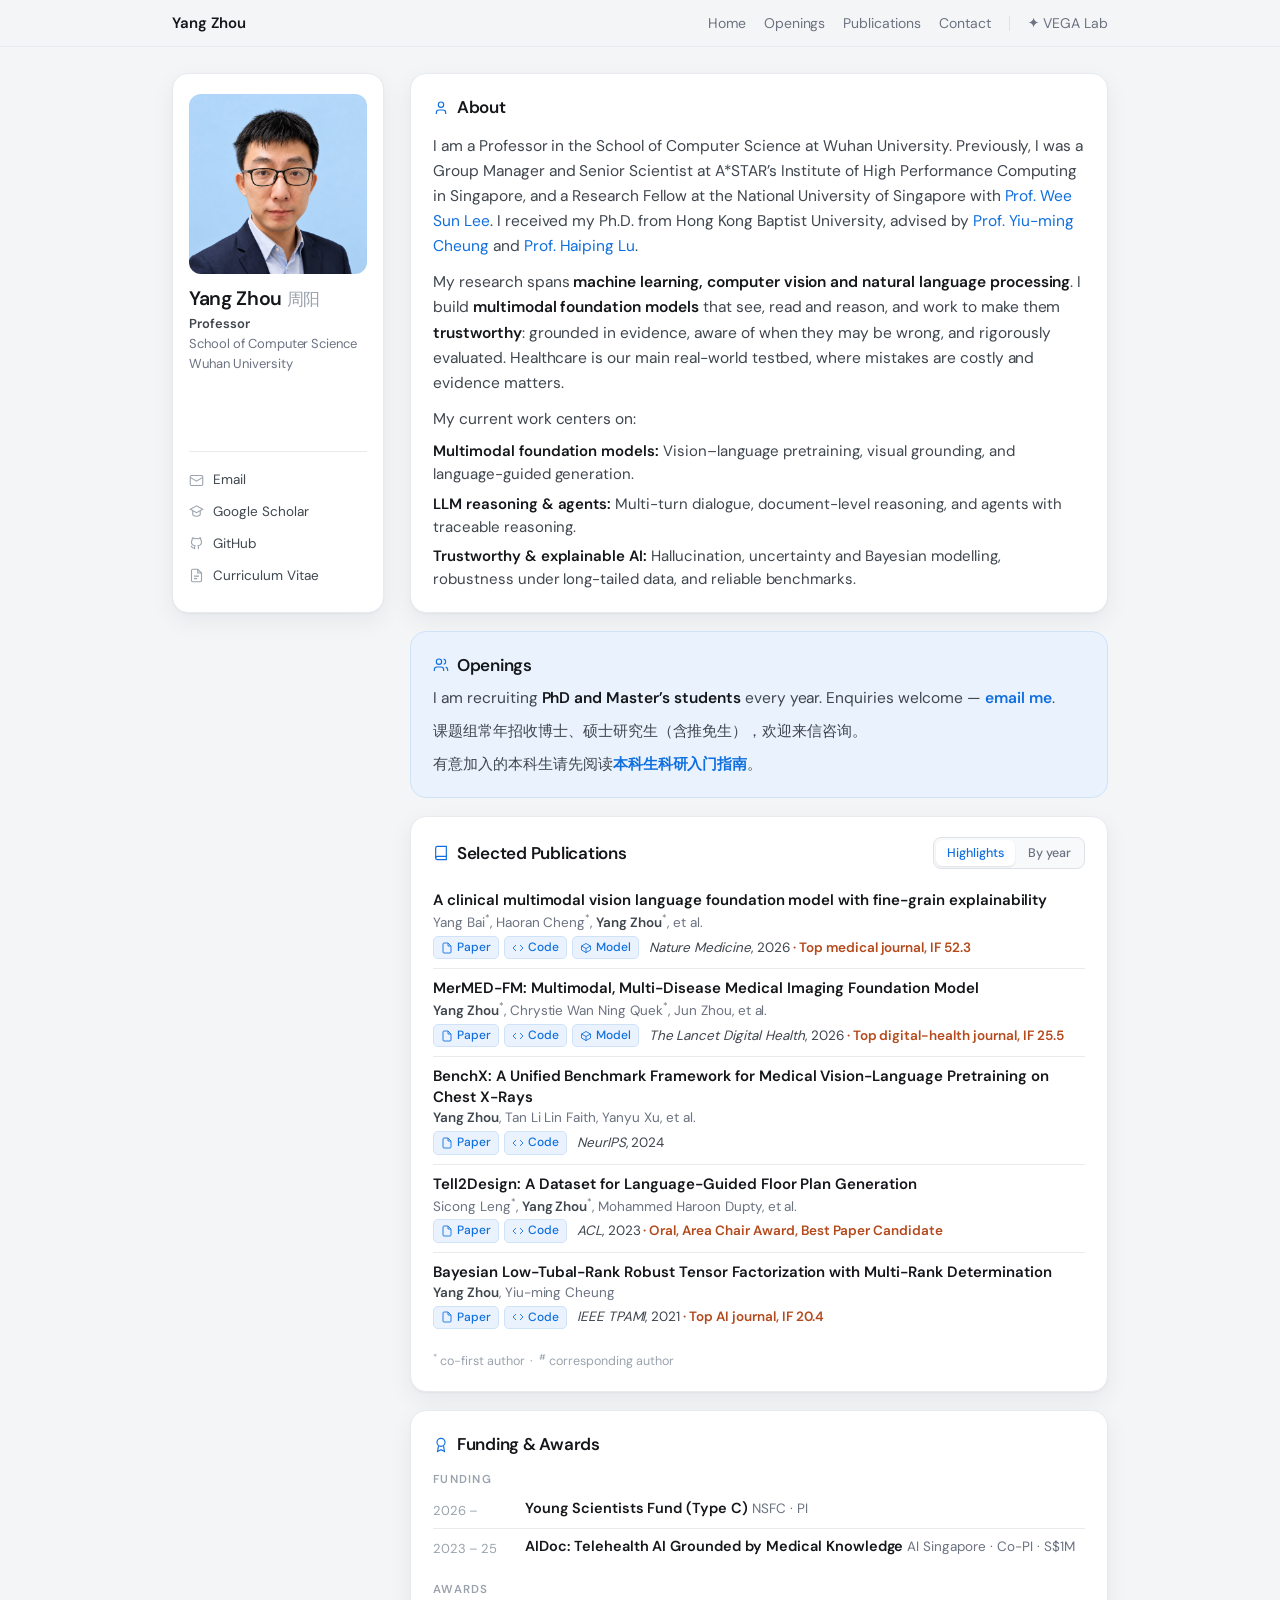
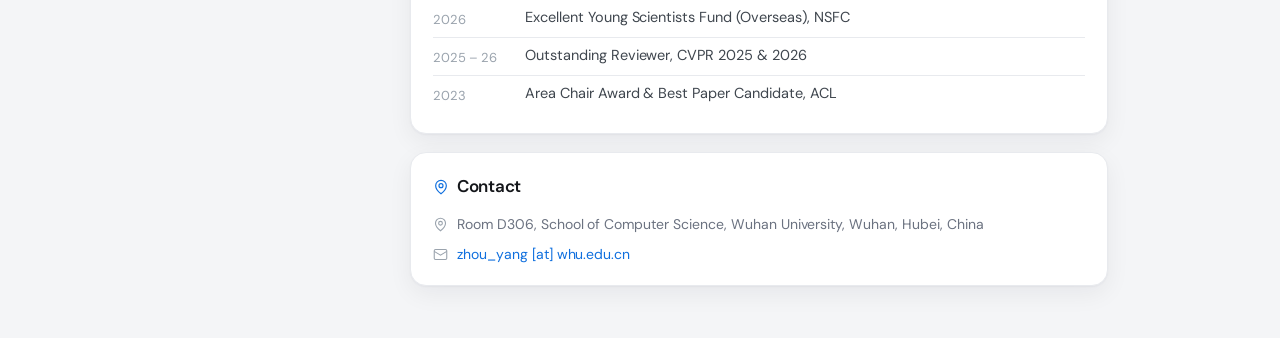
<file: index.html>
<!doctype html>
<html lang="en">
<head>
<meta charset="utf-8">
<meta name="viewport" content="width=device-width, initial-scale=1">
<title>Yang Zhou — School of Computer Science, Wuhan University</title>
<meta name="description" content="Yang Zhou is a Professor in the School of Computer Science, Wuhan University, working on multimodal foundation models, LLM reasoning and agents, and trustworthy AI.">
<meta name="author" content="Yang Zhou">
<link rel="canonical" href="https://yangzhou-whu.github.io/">
<meta property="og:type" content="profile">
<meta property="og:url" content="https://yangzhou-whu.github.io/">
<meta property="og:title" content="Yang Zhou — School of Computer Science, Wuhan University">
<meta property="og:description" content="Yang Zhou is a Professor in the School of Computer Science, Wuhan University, working on multimodal foundation models, LLM reasoning and agents, and trustworthy AI.">
<meta property="og:image" content="https://yangzhou-whu.github.io/assets/img/portrait.jpg">
<link rel="icon" href="assets/favicon.svg" type="image/svg+xml">
<link rel="preload" as="font" type="font/woff2" href="assets/fonts/dmsans.woff2" crossorigin>
<link rel="stylesheet" href="assets/css/style.css">
<script>document.documentElement.className += " js";</script>
<script type="application/ld+json">
{"@context":"https://schema.org","@type":"Person","name":"Yang Zhou","url":"https://yangzhou-whu.github.io/","image":"https://yangzhou-whu.github.io/assets/img/portrait.jpg","alternateName":"周阳",
"jobTitle":"Professor",
"affiliation":{"@type":"CollegeOrUniversity","name":"School of Computer Science, Wuhan University"},
"knowsAbout":["Machine learning","Computer vision","Natural language processing","Multimodal foundation models","Vision-language models","Large language models","AI agents","Trustworthy AI","Explainable AI"],
"sameAs":["https://scholar.google.com/citations?user=_-cbldUAAAAJ","https://github.com/yangzhou12"]}
</script>
</head>
<body>

<nav class="top">
  <div class="in">
    <a class="brand" href="#top">Yang Zhou</a>
    <ul>
      <li><a href="#top">Home</a></li>
      <li><a href="#openings">Openings</a></li>
      <li><a href="#publications">Publications</a></li>
      <li><a href="#contact">Contact</a></li>
      <li class="bar" aria-hidden="true"></li>
      <li><a href="vega/index.html"><svg class="vega-star" viewBox="0 0 24 24" aria-hidden="true"><path d="M12 1.5c.9 5.9 4.6 9.6 10.5 10.5-5.9.9-9.6 4.6-10.5 10.5C11.1 16.6 7.4 12.9 1.5 12 7.4 11.1 11.1 7.4 12 1.5z"/></svg>VEGA Lab</a></li>
    </ul>
  </div>
</nav>

<main class="shell" id="top">

  <aside class="rail card">
      <img src="assets/img/portrait.jpg" alt="Yang Zhou" width="180" height="180">
      <div>
        <h1>Yang Zhou <span class="cn">周阳</span></h1>
        <p class="post"><b>Professor</b><br>School of Computer Science<br>Wuhan University</p>
      </div>
      <nav>
        <a href="#contact" data-u="zhou_yang" data-d="whu.edu.cn"><svg class="icon" viewBox="0 0 24 24" fill="none" stroke="currentColor" aria-hidden="true"><rect x="2" y="4" width="20" height="16" rx="2"></rect><path d="m2 7 10 6 10-6"></path></svg>Email</a>
        <a href="https://scholar.google.com/citations?user=_-cbldUAAAAJ&amp;hl=en" rel="noopener"><svg class="icon" viewBox="0 0 24 24" fill="none" stroke="currentColor" aria-hidden="true"><path d="M12 3 2 8.5 12 14l10-5.5L12 3Z"></path><path d="M6 11v5.5c0 1.7 2.7 3 6 3s6-1.3 6-3V11"></path></svg>Google Scholar</a>
        <a href="https://github.com/yangzhou12" rel="noopener"><svg class="icon" viewBox="0 0 24 24" fill="none" stroke="currentColor" aria-hidden="true"><path d="M9 19c-4.5 1.5-4.5-2.5-6-3m12 5v-3.5c0-1 .1-1.4-.5-2 2.8-.3 5.5-1.4 5.5-6a4.6 4.6 0 0 0-1.3-3.2 4.3 4.3 0 0 0-.1-3.2s-1.1-.3-3.5 1.3a12 12 0 0 0-6.2 0C6.5 2.8 5.4 3.1 5.4 3.1a4.3 4.3 0 0 0-.1 3.2A4.6 4.6 0 0 0 4 9.5c0 4.6 2.7 5.7 5.5 6-.6.6-.6 1.2-.5 2V21"></path></svg>GitHub</a>
        <a href="ZY_CV_short.pdf"><svg class="icon" viewBox="0 0 24 24" fill="none" stroke="currentColor" aria-hidden="true"><path d="M14 2H6a2 2 0 0 0-2 2v16a2 2 0 0 0 2 2h12a2 2 0 0 0 2-2V8Z"></path><path d="M14 2v6h6"></path><path d="M8 13h8M8 17h5"></path></svg>Curriculum Vitae</a>
      </nav>
  </aside>

  <section class="card" id="about">
      <h2><svg class="icon" viewBox="0 0 24 24" fill="none" stroke="currentColor" aria-hidden="true"><path d="M19 21v-2a4 4 0 0 0-4-4H9a4 4 0 0 0-4 4v2"></path><circle cx="12" cy="7" r="4"></circle></svg> About</h2>
      <p>
        I am a Professor in the School of Computer Science at Wuhan University. Previously, I was a
        Group Manager and Senior Scientist at A*STAR&rsquo;s Institute of High Performance Computing
        in Singapore, and a Research Fellow at the National University of Singapore with
        <a href="https://www.comp.nus.edu.sg/~leews/" rel="noopener">Prof. Wee Sun Lee</a>.
        I received my Ph.D. from Hong Kong Baptist University, advised by
        <a href="https://www.comp.hkbu.edu.hk/~ymc/" rel="noopener">Prof. Yiu-ming Cheung</a>
        and <a href="https://haipinglu.github.io/" rel="noopener">Prof. Haiping Lu</a>.
      </p>
      <p>
        My research spans <b>machine learning, computer vision and natural language processing</b>.
        I build <b>multimodal foundation models</b> that see, read and reason, and work to make them
        <b>trustworthy</b>: grounded in evidence, aware of when they may be wrong, and rigorously
        evaluated. Healthcare is our main real-world testbed, where mistakes are costly and evidence
        matters.
      </p>
      <p class="lead-in">My current work centers on:</p>
      <ul class="threads">
        <li><b>Multimodal foundation models:</b> Vision&ndash;language pretraining, visual grounding, and language-guided generation.</li>
        <li><b>LLM reasoning &amp; agents:</b> Multi-turn dialogue, document-level reasoning, and agents with traceable reasoning.</li>
        <li><b>Trustworthy &amp; explainable AI:</b> Hallucination, uncertainty and Bayesian modelling, robustness under long-tailed data, and reliable benchmarks.</li>
      </ul>
  </section>

  <section class="card openings" id="openings">
      <h2><svg class="icon" viewBox="0 0 24 24" fill="none" stroke="currentColor" aria-hidden="true"><path d="M16 21v-2a4 4 0 0 0-4-4H6a4 4 0 0 0-4 4v2"></path><circle cx="9" cy="7" r="4"></circle><path d="M22 21v-2a4 4 0 0 0-3-3.9"></path><path d="M16 3.1a4 4 0 0 1 0 7.8"></path></svg> Openings</h2>
      <p>
        I am recruiting <b>PhD and Master&rsquo;s students</b> every year. Enquiries welcome &mdash;
        <a href="#contact" data-u="zhou_yang" data-d="whu.edu.cn">email me</a>.
      </p>
      <p class="zh" lang="zh-CN">课题组常年招收博士、硕士研究生（含推免生），欢迎来信咨询。</p>
      <p class="zh" lang="zh-CN">有意加入的本科生请先阅读<a href="vega/research-guide.html">本科生科研入门指南</a>。</p>
  </section>

  <section class="card" id="publications">
      <div class="sec-head">
        <h2><svg class="icon" viewBox="0 0 24 24" fill="none" stroke="currentColor" aria-hidden="true"><path d="M4 19.5A2.5 2.5 0 0 1 6.5 17H20"></path><path d="M6.5 2H20v20H6.5A2.5 2.5 0 0 1 4 19.5v-15A2.5 2.5 0 0 1 6.5 2Z"></path></svg> Selected Publications</h2>
        <div class="seg" role="tablist" aria-label="Publication view">
          <button type="button" role="tab" id="tab-selected" aria-controls="pub-selected" aria-selected="true">Highlights</button>
          <button type="button" role="tab" id="tab-all" aria-controls="pub-all" aria-selected="false">By year</button>
        </div>
      </div>
      <div class="pub-panel on" id="pub-selected" role="tabpanel" aria-labelledby="tab-selected">
          <div class="pub">
            <div class="t">A clinical multimodal vision language foundation model with fine-grain explainability</div>
            <div class="au">Yang Bai<sup>*</sup>, Haoran Cheng<sup>*</sup>, <b>Yang Zhou</b><sup>*</sup>, et al.</div>
            <div class="vn"><span class="lk"><a href="https://doi.org/10.1038/s41591-026-04655-5" rel="noopener"><svg class="icon" viewBox="0 0 24 24" fill="none" stroke="currentColor" aria-hidden="true"><path d="M14 2H6a2 2 0 0 0-2 2v16a2 2 0 0 0 2 2h12a2 2 0 0 0 2-2V8Z"></path><path d="M14 2v6h6"></path></svg>Paper</a><a href="https://github.com/baiyang4/EVLF" rel="noopener"><svg class="icon" viewBox="0 0 24 24" fill="none" stroke="currentColor" aria-hidden="true"><path d="m16 18 6-6-6-6M8 6l-6 6 6 6"></path></svg>Code</a><a href="https://huggingface.co/yangbai123/EVLF-FM" rel="noopener"><svg class="icon" viewBox="0 0 24 24" fill="none" stroke="currentColor" aria-hidden="true"><path d="m21 8-9-5-9 5v8l9 5 9-5Z"></path><path d="m3 8 9 5 9-5"></path><path d="M12 13v9"></path></svg>Model</a></span><span><em>Nature Medicine</em>, 2026<span class="award"> &middot; Top medical journal, IF 52.3</span></span></div>
          </div>
          <div class="pub">
            <div class="t">MerMED-FM: Multimodal, Multi-Disease Medical Imaging Foundation Model</div>
            <div class="au"><b>Yang Zhou</b><sup>*</sup>, Chrystie Wan Ning Quek<sup>*</sup>, Jun Zhou, et al.</div>
            <div class="vn"><span class="lk"><a href="https://doi.org/10.1016/j.landig.2026.101007" rel="noopener"><svg class="icon" viewBox="0 0 24 24" fill="none" stroke="currentColor" aria-hidden="true"><path d="M14 2H6a2 2 0 0 0-2 2v16a2 2 0 0 0 2 2h12a2 2 0 0 0 2-2V8Z"></path><path d="M14 2v6h6"></path></svg>Paper</a><a href="https://github.com/yangzhou12/MerMED" rel="noopener"><svg class="icon" viewBox="0 0 24 24" fill="none" stroke="currentColor" aria-hidden="true"><path d="m16 18 6-6-6-6M8 6l-6 6 6 6"></path></svg>Code</a><a href="https://huggingface.co/youngzhou12/MerMED" rel="noopener"><svg class="icon" viewBox="0 0 24 24" fill="none" stroke="currentColor" aria-hidden="true"><path d="m21 8-9-5-9 5v8l9 5 9-5Z"></path><path d="m3 8 9 5 9-5"></path><path d="M12 13v9"></path></svg>Model</a></span><span><em>The Lancet Digital Health</em>, 2026<span class="award"> &middot; Top digital-health journal, IF 25.5</span></span></div>
          </div>
          <div class="pub">
            <div class="t">BenchX: A Unified Benchmark Framework for Medical Vision-Language Pretraining on Chest X-Rays</div>
            <div class="au"><b>Yang Zhou</b>, Tan Li Lin Faith, Yanyu Xu, et al.</div>
            <div class="vn"><span class="lk"><a href="https://proceedings.neurips.cc/paper_files/paper/2024/file/0cb35e10bf7bb73d10c12414edbd63fd-Paper-Datasets_and_Benchmarks_Track.pdf" rel="noopener"><svg class="icon" viewBox="0 0 24 24" fill="none" stroke="currentColor" aria-hidden="true"><path d="M14 2H6a2 2 0 0 0-2 2v16a2 2 0 0 0 2 2h12a2 2 0 0 0 2-2V8Z"></path><path d="M14 2v6h6"></path></svg>Paper</a><a href="https://github.com/yangzhou12/BenchX" rel="noopener"><svg class="icon" viewBox="0 0 24 24" fill="none" stroke="currentColor" aria-hidden="true"><path d="m16 18 6-6-6-6M8 6l-6 6 6 6"></path></svg>Code</a></span><span><em>NeurIPS</em>, 2024</span></div>
          </div>
          <div class="pub">
            <div class="t">Tell2Design: A Dataset for Language-Guided Floor Plan Generation</div>
            <div class="au">Sicong Leng<sup>*</sup>, <b>Yang Zhou</b><sup>*</sup>, Mohammed Haroon Dupty, et al.</div>
            <div class="vn"><span class="lk"><a href="https://aclanthology.org/2023.acl-long.820.pdf" rel="noopener"><svg class="icon" viewBox="0 0 24 24" fill="none" stroke="currentColor" aria-hidden="true"><path d="M14 2H6a2 2 0 0 0-2 2v16a2 2 0 0 0 2 2h12a2 2 0 0 0 2-2V8Z"></path><path d="M14 2v6h6"></path></svg>Paper</a><a href="https://github.com/LengSicong/Tell2Design" rel="noopener"><svg class="icon" viewBox="0 0 24 24" fill="none" stroke="currentColor" aria-hidden="true"><path d="m16 18 6-6-6-6M8 6l-6 6 6 6"></path></svg>Code</a></span><span><em>ACL</em>, 2023<span class="award"> &middot; Oral, Area Chair Award, Best Paper Candidate</span></span></div>
          </div>
          <div class="pub">
            <div class="t">Bayesian Low-Tubal-Rank Robust Tensor Factorization with Multi-Rank Determination</div>
            <div class="au"><b>Yang Zhou</b>, Yiu-ming Cheung</div>
            <div class="vn"><span class="lk"><a href="https://doi.org/10.1109/TPAMI.2019.2923240" rel="noopener"><svg class="icon" viewBox="0 0 24 24" fill="none" stroke="currentColor" aria-hidden="true"><path d="M14 2H6a2 2 0 0 0-2 2v16a2 2 0 0 0 2 2h12a2 2 0 0 0 2-2V8Z"></path><path d="M14 2v6h6"></path></svg>Paper</a><a href="https://github.com/yangzhou12/BTRTF" rel="noopener"><svg class="icon" viewBox="0 0 24 24" fill="none" stroke="currentColor" aria-hidden="true"><path d="m16 18 6-6-6-6M8 6l-6 6 6 6"></path></svg>Code</a></span><span><em>IEEE TPAMI</em>, 2021<span class="award"> &middot; Top AI journal, IF 20.4</span></span></div>
          </div>
      </div>
      <div class="pub-panel pubs" id="pub-all" role="tabpanel" aria-labelledby="tab-all">
        <h3 class="nojs">By year</h3>
        <div class="row"><div class="yr">2026</div><ol class="d">
          <li><a class="t" href="https://doi.org/10.1038/s41591-026-04655-5" rel="noopener">A clinical multimodal vision language foundation model with fine-grain explainability</a><div class="m"><span class="au">Yang Bai<sup>*</sup>, Haoran Cheng<sup>*</sup>, <b>Yang Zhou</b><sup>*</sup>, et al.</span> &middot; <em>Nature Medicine</em><span class="award"> &middot; Top medical journal, IF 52.3</span></div></li>
          <li><a class="t" href="https://doi.org/10.1016/j.landig.2026.101007" rel="noopener">MerMED-FM: Multimodal, Multi-Disease Medical Imaging Foundation Model</a><div class="m"><span class="au"><b>Yang Zhou</b><sup>*</sup>, Chrystie Wan Ning Quek<sup>*</sup>, Jun Zhou, et al.</span> &middot; <em>The Lancet Digital Health</em><span class="award"> &middot; Top digital-health journal, IF 25.5</span></div></li>
          <li><a class="t" href="https://ojs.aaai.org/index.php/AAAI/article/view/40821/44782" rel="noopener">Note2Chat: Improving LLMs for Multi-Turn Clinical History Taking Using Medical Notes</a><div class="m"><span class="au"><b>Yang Zhou</b><sup>*</sup>, Zhenting Sheng<sup>*</sup>, Mingrui Tan, et al.</span> &middot; <em>AAAI</em></div></li>
          <li><a class="t" href="https://arxiv.org/abs/2605.01309" rel="noopener">CUE: Concept-Aware Multi-Label Expansion to Mitigate Concept Confusion in Long-Tailed Learning</a><div class="m"><span class="au">Ruichi Zhang<sup>*</sup>, Chikai Shang<sup>*</sup>, Jiacheng Yang, Mengke Li, <b>Yang Zhou</b>, et al.</span> &middot; <em>CVPR</em></div></li>
          <li><a class="t" href="https://doi.org/10.1016/j.inffus.2025.103631" rel="noopener">EH-Benchmark: Ophthalmic Hallucination Benchmark and Agent-Driven Top-Down Traceable Reasoning Workflow</a><div class="m"><span class="au">Xiaoyu Pan, Yang Bai, Ke Zou, <b>Yang Zhou</b>, et al.</span> &middot; <em>Information Fusion</em></div></li>
        </ol></div>
        <div class="row"><div class="yr">2025</div><ol class="d">
          <li><a class="t" href="https://doi.org/10.52202/085713-3601" rel="noopener">The Curse of Multi-Modalities: Evaluating Hallucinations of Large Multimodal Models across Language, Visual, and Audio</a><div class="m"><span class="au">Sicong Leng, Yun Xing, Zesen Cheng, <b>Yang Zhou</b>, et al.</span> &middot; <em>NeurIPS</em></div></li>
          <li><a class="t" href="https://doi.org/10.1109/TPAMI.2025.3596878" rel="noopener">Uncertainty-Aware Medical Diagnostic Phrase Identification and Grounding</a><div class="m"><span class="au">Ke Zou, Yang Bai, Bo Liu, &hellip;, <b>Yang Zhou</b>, et al.</span> &middot; <em>IEEE TPAMI</em><span class="award"> &middot; Top AI journal, IF 20.4</span></div></li>
          <li><a class="t" href="https://doi.org/10.1109/TMI.2024.3507076" rel="noopener">Topicwise Separable Sentence Retrieval for Medical Report Generation</a><div class="m"><span class="au">Junting Zhao, <b>Yang Zhou</b>, Zhihao Chen, et al.</span> &middot; <em>IEEE TMI</em></div></li>
          <li><a class="t" href="https://doi.org/10.1016/j.xcrm.2025.102476" rel="noopener">An Integrated Language-Vision Foundation Model for Conversational Diagnostics and Triaging in Primary Eye Care</a><div class="m"><span class="au">Zhi Da Soh, Yang Bai, Kai Yu, <b>Yang Zhou</b>, et al.</span> &middot; <em>Cell Reports Medicine</em></div></li>
        </ol></div>
        <div class="row"><div class="yr">2024</div><ol class="d">
          <li><a class="t" href="https://proceedings.neurips.cc/paper_files/paper/2024/file/0cb35e10bf7bb73d10c12414edbd63fd-Paper-Datasets_and_Benchmarks_Track.pdf" rel="noopener">BenchX: A Unified Benchmark Framework for Medical Vision-Language Pretraining on Chest X-Rays</a><div class="m"><span class="au"><b>Yang Zhou</b>, Tan Li Lin Faith, Yanyu Xu, et al.</span> &middot; <em>NeurIPS</em> (Datasets &amp; Benchmarks)</div></li>
          <li><a class="t" href="https://doi.org/10.1007/978-3-031-72390-2_70" rel="noopener">UrFound: Towards Universal Retinal Foundation Models via Knowledge-Guided Masked Modeling</a><div class="m"><span class="au">Kai Yu, <b>Yang Zhou</b><sup>#</sup>, Yang Bai, et al.</span> &middot; <em>MICCAI</em></div></li>
        </ol></div>
        <div class="row"><div class="yr">2023</div><ol class="d">
          <li><a class="t" href="https://aclanthology.org/2023.acl-long.820.pdf" rel="noopener">Tell2Design: A Dataset for Language-Guided Floor Plan Generation</a><div class="m"><span class="au">Sicong Leng<sup>*</sup>, <b>Yang Zhou</b><sup>*</sup>, Mohammed Haroon Dupty, et al.</span> &middot; <em>ACL</em><span class="award"> &middot; Oral, Area Chair Award, Best Paper Candidate</span></div></li>
          <li><a class="t" href="https://doi.org/10.1007/978-3-031-43990-2_35" rel="noopener">Medical Phrase Grounding with Region-Phrase Context Contrastive Alignment</a><div class="m"><span class="au">Zhihao Chen<sup>*</sup>, <b>Yang Zhou</b><sup>*</sup>, Anh Tran, et al.</span> &middot; <em>MICCAI</em></div></li>
        </ol></div>
        <div class="row"><div class="yr">2022</div><ol class="d">
          <li><a class="t" href="https://www.ijcai.org/proceedings/2022/0630.pdf" rel="noopener">None Class Ranking Loss for Document-Level Relation Extraction</a><div class="m"><span class="au"><b>Yang Zhou</b>, Wee Sun Lee</span> &middot; <em>IJCAI</em></div></li>
        </ol></div>
        <div class="row"><div class="yr">2021</div><ol class="d">
          <li><a class="t" href="https://doi.org/10.1109/TPAMI.2019.2923240" rel="noopener">Bayesian Low-Tubal-Rank Robust Tensor Factorization with Multi-Rank Determination</a><div class="m"><span class="au"><b>Yang Zhou</b>, Yiu-ming Cheung</span> &middot; <em>IEEE TPAMI</em><span class="award"> &middot; Top AI journal, IF 20.4</span></div></li>
          <li><a class="t" href="https://doi.org/10.1109/TCYB.2019.2914316" rel="noopener">Probabilistic Rank-One Tensor Analysis with Concurrent Regularizations</a><div class="m"><span class="au"><b>Yang Zhou</b>, Haiping Lu, Yiu-ming Cheung</span> &middot; <em>IEEE TCYB</em></div></li>
        </ol></div>
        <div class="row"><div class="yr">2020</div><ol class="d">
          <li><a class="t" href="https://doi.org/10.1109/TCYB.2018.2870440" rel="noopener">Probabilistic Rank-One Discriminant Analysis via Collective and Individual Variation Modeling</a><div class="m"><span class="au"><b>Yang Zhou</b>, Yiu-ming Cheung</span> &middot; <em>IEEE TCYB</em></div></li>
        </ol></div>
        <div class="row"><div class="yr">2017</div><ol class="d">
          <li><a class="t" href="https://doi.org/10.1609/aaai.v31i1.10817" rel="noopener">Bilinear Probabilistic Canonical Correlation Analysis via Hybrid Concatenations</a><div class="m"><span class="au"><b>Yang Zhou</b>, Haiping Lu, Yiu-ming Cheung</span> &middot; <em>AAAI</em></div></li>
          <li><a class="t" href="https://doi.org/10.1109/TCYB.2016.2529299" rel="noopener">Manifold Partition Discriminant Analysis</a><div class="m"><span class="au"><b>Yang Zhou</b>, Shiliang Sun</span> &middot; <em>IEEE TCYB</em></div></li>
        </ol></div>
        <div class="row"><div class="yr">2016</div><ol class="d">
          <li><a class="t" href="https://www.ijcai.org/proceedings/2016/0346.pdf" rel="noopener">Probabilistic Rank-One Matrix Analysis with Concurrent Regularization</a><div class="m"><span class="au"><b>Yang Zhou</b>, Haiping Lu</span> &middot; <em>IJCAI</em></div></li>
        </ol></div>
      </div>
      <p class="note">
        <sup>*</sup> co-first author &nbsp;&middot;&nbsp; <sup>#</sup> corresponding author
      </p>
  </section>

  <section class="card" id="funding">
      <h2><svg class="icon" viewBox="0 0 24 24" fill="none" stroke="currentColor" aria-hidden="true"><circle cx="12" cy="8" r="6"></circle><path d="m8.2 13.6-1.4 8L12 19l5.2 2.6-1.4-8"></path></svg> Funding &amp; Awards</h2>
      <h3>Funding</h3>
        <div class="row rec"><div class="yr">2026 &ndash;</div><div class="d"><b>Young Scientists Fund (Type C)</b> <span class="m">NSFC &middot; PI</span></div></div>
        <div class="row rec"><div class="yr">2023 &ndash; 25</div><div class="d"><b>AIDoc: Telehealth AI Grounded by Medical Knowledge</b> <span class="m">AI Singapore &middot; Co-PI &middot; S$1M</span></div></div>
      <h3>Awards</h3>
        <div class="row rec"><div class="yr">2026</div><div class="d">Excellent Young Scientists Fund (Overseas), NSFC</div></div>
        <div class="row rec"><div class="yr">2025 &ndash; 26</div><div class="d">Outstanding Reviewer, CVPR 2025 &amp; 2026</div></div>
        <div class="row rec"><div class="yr">2023</div><div class="d">Area Chair Award &amp; Best Paper Candidate, ACL</div></div>
  </section>

  <section class="card" id="contact">
      <h2><svg class="icon" viewBox="0 0 24 24" fill="none" stroke="currentColor" aria-hidden="true"><path d="M20 10c0 6-8 12-8 12s-8-6-8-12a8 8 0 0 1 16 0Z"></path><circle cx="12" cy="10" r="3"></circle></svg> Contact</h2>
      <div class="foot">
        <span><svg class="icon" viewBox="0 0 24 24" fill="none" stroke="currentColor" aria-hidden="true"><path d="M20 10c0 6-8 12-8 12s-8-6-8-12a8 8 0 0 1 16 0Z"></path><circle cx="12" cy="10" r="3"></circle></svg>Room D306, School of Computer Science, Wuhan University, Wuhan, Hubei, China</span>
        <span><svg class="icon" viewBox="0 0 24 24" fill="none" stroke="currentColor" aria-hidden="true"><rect x="2" y="4" width="20" height="16" rx="2"></rect><path d="m2 7 10 6 10-6"></path></svg><a data-u="zhou_yang" data-d="whu.edu.cn">zhou_yang [at] whu.edu.cn</a></span>
      </div>
  </section>

</main>

<script>
/* No address appears in the markup or in the rendered text: links carry the
   parts, and the mailto: is assembled at runtime. Beats regex harvesters at
   both levels; the visible "[at]" form stays readable with JS off. */
(function () {
  var a = document.querySelectorAll('a[data-u]'), i, s;
  for (i = 0; i < a.length; i++) {
    s = a[i].getAttribute('data-s');
    a[i].href = 'mailto:' + a[i].getAttribute('data-u') + '@' + a[i].getAttribute('data-d') +
      (s ? '?subject=' + encodeURIComponent(s) : '');
  }
})();
/* Publications: one card, two views of the same selection (highlights, by
   year). Without JS both show and the tabs are hidden; #all-publications
   opens the by-year view. */
(function () {
  var tabs = document.querySelectorAll('.seg [role="tab"]'), i;
  function show(id) {
    for (var j = 0; j < tabs.length; j++) {
      var on = tabs[j].getAttribute('aria-controls') === id;
      tabs[j].setAttribute('aria-selected', on ? 'true' : 'false');
      document.getElementById(tabs[j].getAttribute('aria-controls')).classList.toggle('on', on);
    }
  }
  for (i = 0; i < tabs.length; i++) {
    tabs[i].addEventListener('click', function () { show(this.getAttribute('aria-controls')); });
  }
  if (location.hash === '#all-publications') show('pub-all');
})();
</script>
</body>
</html>
</file>
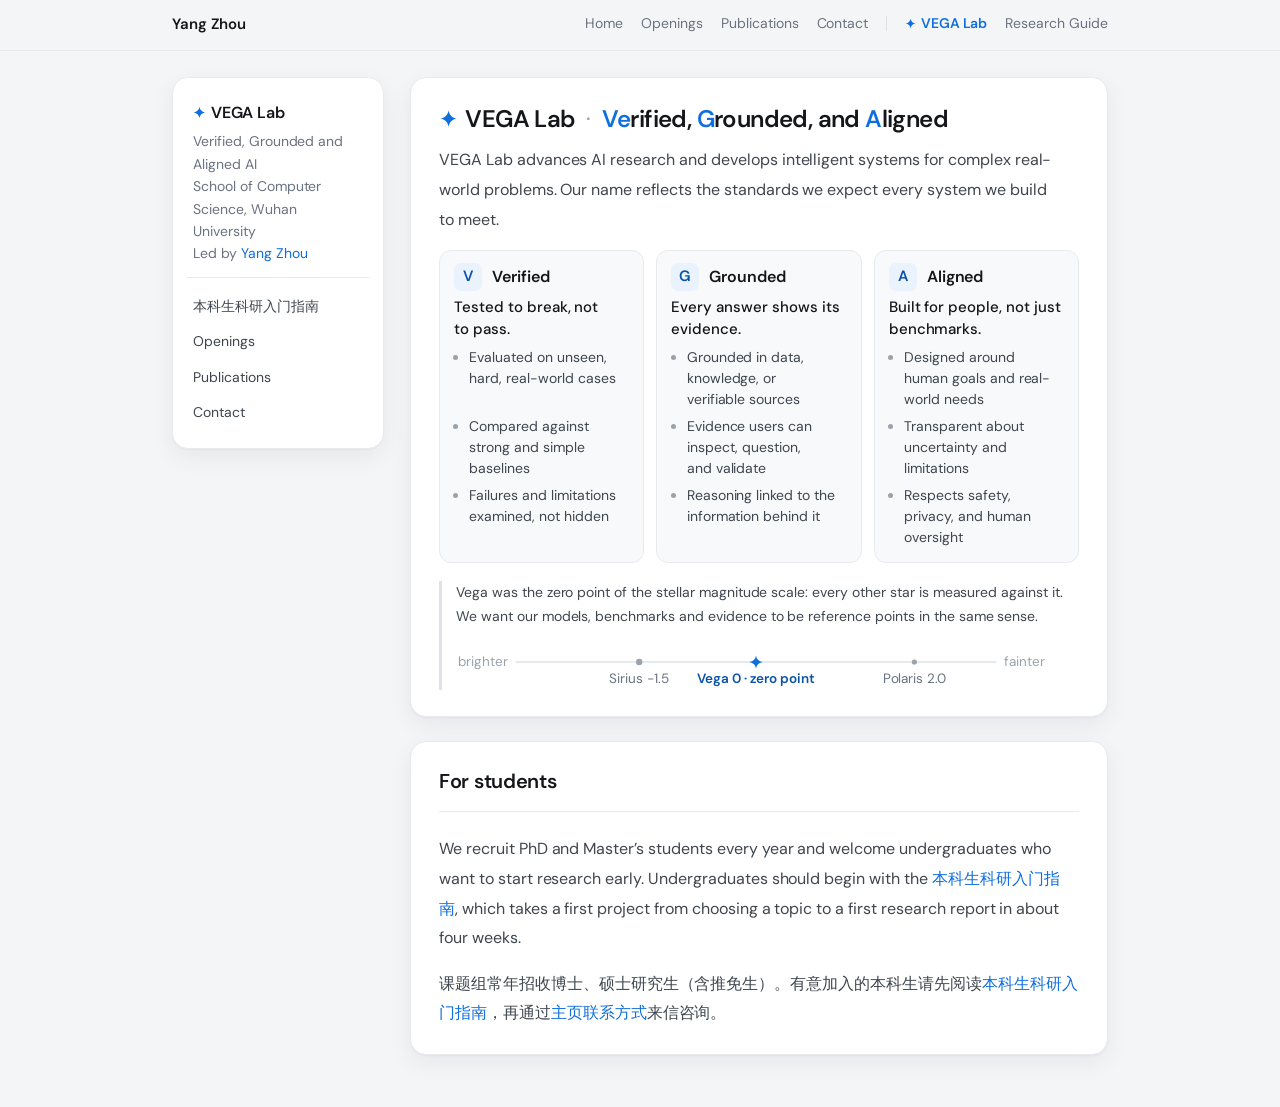
<file: vega/index.html>
<!doctype html>
<html lang="en">
<head>
<meta charset="utf-8">
<meta name="viewport" content="width=device-width, initial-scale=1">
<title>VEGA Lab | Yang Zhou</title>
<meta name="description" content="VEGA Lab, Yang Zhou's research group in the School of Computer Science, Wuhan University: Verified, Grounded and Aligned AI for complex real-world problems.">
<link rel="canonical" href="https://yangzhou-whu.github.io/vega/">
<meta property="og:type" content="website">
<meta property="og:url" content="https://yangzhou-whu.github.io/vega/">
<meta property="og:title" content="VEGA Lab | Yang Zhou">
<meta property="og:description" content="VEGA Lab, Yang Zhou's research group in the School of Computer Science, Wuhan University: Verified, Grounded and Aligned AI for complex real-world problems.">
<meta property="og:image" content="https://yangzhou-whu.github.io/assets/img/portrait.jpg">
<link rel="icon" href="../assets/favicon.svg" type="image/svg+xml">
<link rel="preload" as="font" type="font/woff2" href="../assets/fonts/dmsans.woff2" crossorigin>
<link rel="stylesheet" href="../assets/css/style.css">
<link rel="stylesheet" href="../assets/css/research-guide.css">
</head>
<body class="guide-page lab-page">
<nav class="top" aria-label="Main navigation"><div class="in">
<a class="brand" href="../index.html">Yang Zhou</a>
<ul>
<li><a href="../index.html">Home</a></li>
<li><a href="../index.html#openings">Openings</a></li>
<li><a href="../index.html#publications">Publications</a></li>
<li><a href="../index.html#contact">Contact</a></li>
<li class="bar" aria-hidden="true"></li>
<li><a href="index.html" aria-current="page"><svg class="vega-star" viewBox="0 0 24 24" aria-hidden="true"><path d="M12 1.5c.9 5.9 4.6 9.6 10.5 10.5-5.9.9-9.6 4.6-10.5 10.5C11.1 16.6 7.4 12.9 1.5 12 7.4 11.1 11.1 7.4 12 1.5z"/></svg>VEGA Lab</a></li>
<li><a href="research-guide.html">Research Guide</a></li>
</ul></div></nav>
<main class="shell guide-shell">
<aside class="rail card" aria-label="Lab">
<p class="lab-name"><svg class="vega-star" viewBox="0 0 24 24" aria-hidden="true"><path d="M12 1.5c.9 5.9 4.6 9.6 10.5 10.5-5.9.9-9.6 4.6-10.5 10.5C11.1 16.6 7.4 12.9 1.5 12 7.4 11.1 11.1 7.4 12 1.5z"/></svg>VEGA Lab</p>
<p class="post">Verified, Grounded and Aligned AI<br>School of Computer Science, Wuhan University<br>Led by <a href="../index.html">Yang Zhou</a></p>
<nav aria-label="Lab pages"><a href="research-guide.html">本科生科研入门指南</a><a href="../index.html#openings">Openings</a><a href="../index.html#publications">Publications</a><a href="../index.html#contact">Contact</a></nav>
</aside>
<section class="card" id="about" aria-labelledby="about-heading">
<h1 id="about-heading"><svg class="vega-star" viewBox="0 0 24 24" aria-hidden="true"><path d="M12 1.5c.9 5.9 4.6 9.6 10.5 10.5-5.9.9-9.6 4.6-10.5 10.5C11.1 16.6 7.4 12.9 1.5 12 7.4 11.1 11.1 7.4 12 1.5z"/></svg>VEGA Lab<span class="sep" aria-hidden="true">·</span><span class="lab-cap">Ve</span>rified, <span class="lab-cap">G</span>rounded, and <span class="lab-cap">A</span>ligned</h1>
<p>VEGA Lab advances AI research and develops intelligent systems for complex real-world problems. Our name reflects the standards we expect every system we build to meet.</p>
<ul class="principles">
<li><div class="head"><span class="mark" aria-hidden="true">V</span><strong>Verified</strong></div><p>Tested to break, not to pass.</p><ul><li>Evaluated on unseen, hard, real-world cases</li><li>Compared against strong and simple baselines</li><li>Failures and limitations examined, not hidden</li></ul></li>
<li><div class="head"><span class="mark" aria-hidden="true">G</span><strong>Grounded</strong></div><p>Every answer shows its evidence.</p><ul><li>Grounded in data, knowledge, or verifiable sources</li><li>Evidence users can inspect, question, and validate</li><li>Reasoning linked to the information behind it</li></ul></li>
<li><div class="head"><span class="mark" aria-hidden="true">A</span><strong>Aligned</strong></div><p>Built for people, not just benchmarks.</p><ul><li>Designed around human goals and real-world needs</li><li>Transparent about uncertainty and limitations</li><li>Respects safety, privacy, and human oversight</li></ul></li>
</ul>
<div class="lab-note"><p>Vega was the zero point of the stellar magnitude scale: every other star is measured against it. We want our models, benchmarks and evidence to be reference points in the same sense.</p><figure class="mag"><svg viewBox="0 0 600 54" role="img" aria-label="Apparent magnitude scale from brighter to fainter, centred on Vega at 0, the zero point; Sirius at minus 1.5, Polaris at 2"><g class="axis"><line x1="60" y1="26" x2="540" y2="26"/></g><text class="end" x="52" y="30" text-anchor="end">brighter</text><text class="end" x="548" y="30" text-anchor="start">fainter</text><g class="stars"><circle cx="183.2" cy="26" r="3.2"/><text x="183.2" y="47" text-anchor="middle">Sirius −1.5</text><circle cx="458.4" cy="26" r="2.6"/><text x="458.4" y="47" text-anchor="middle">Polaris 2.0</text></g><g class="vega"><path transform="translate(300.0 26) scale(.6)" d="M0-11c.7 6 4.3 9.6 11 11-6.7 1.4-10.3 5-11 11-.7-6-4.3-9.6-11-11 6.7-1.4 10.3-5 11-11z"/><text x="300.0" y="47" text-anchor="middle">Vega 0 · zero point</text></g></svg></figure></div>
</section>
<section class="card" id="students" aria-labelledby="students-heading">
<h2 id="students-heading">For students</h2>
<p>We recruit PhD and Master&rsquo;s students every year and welcome undergraduates who want to start research early. Undergraduates should begin with the <a href="research-guide.html">本科生科研入门指南</a>, which takes a first project from choosing a topic to a first research report in about four weeks.</p>
<p lang="zh-CN">课题组常年招收博士、硕士研究生（含推免生）。有意加入的本科生请先阅读<a href="research-guide.html">本科生科研入门指南</a>，再通过<a href="../index.html#contact">主页联系方式</a>来信咨询。</p>
</section>
</main>
</body></html>
</file>
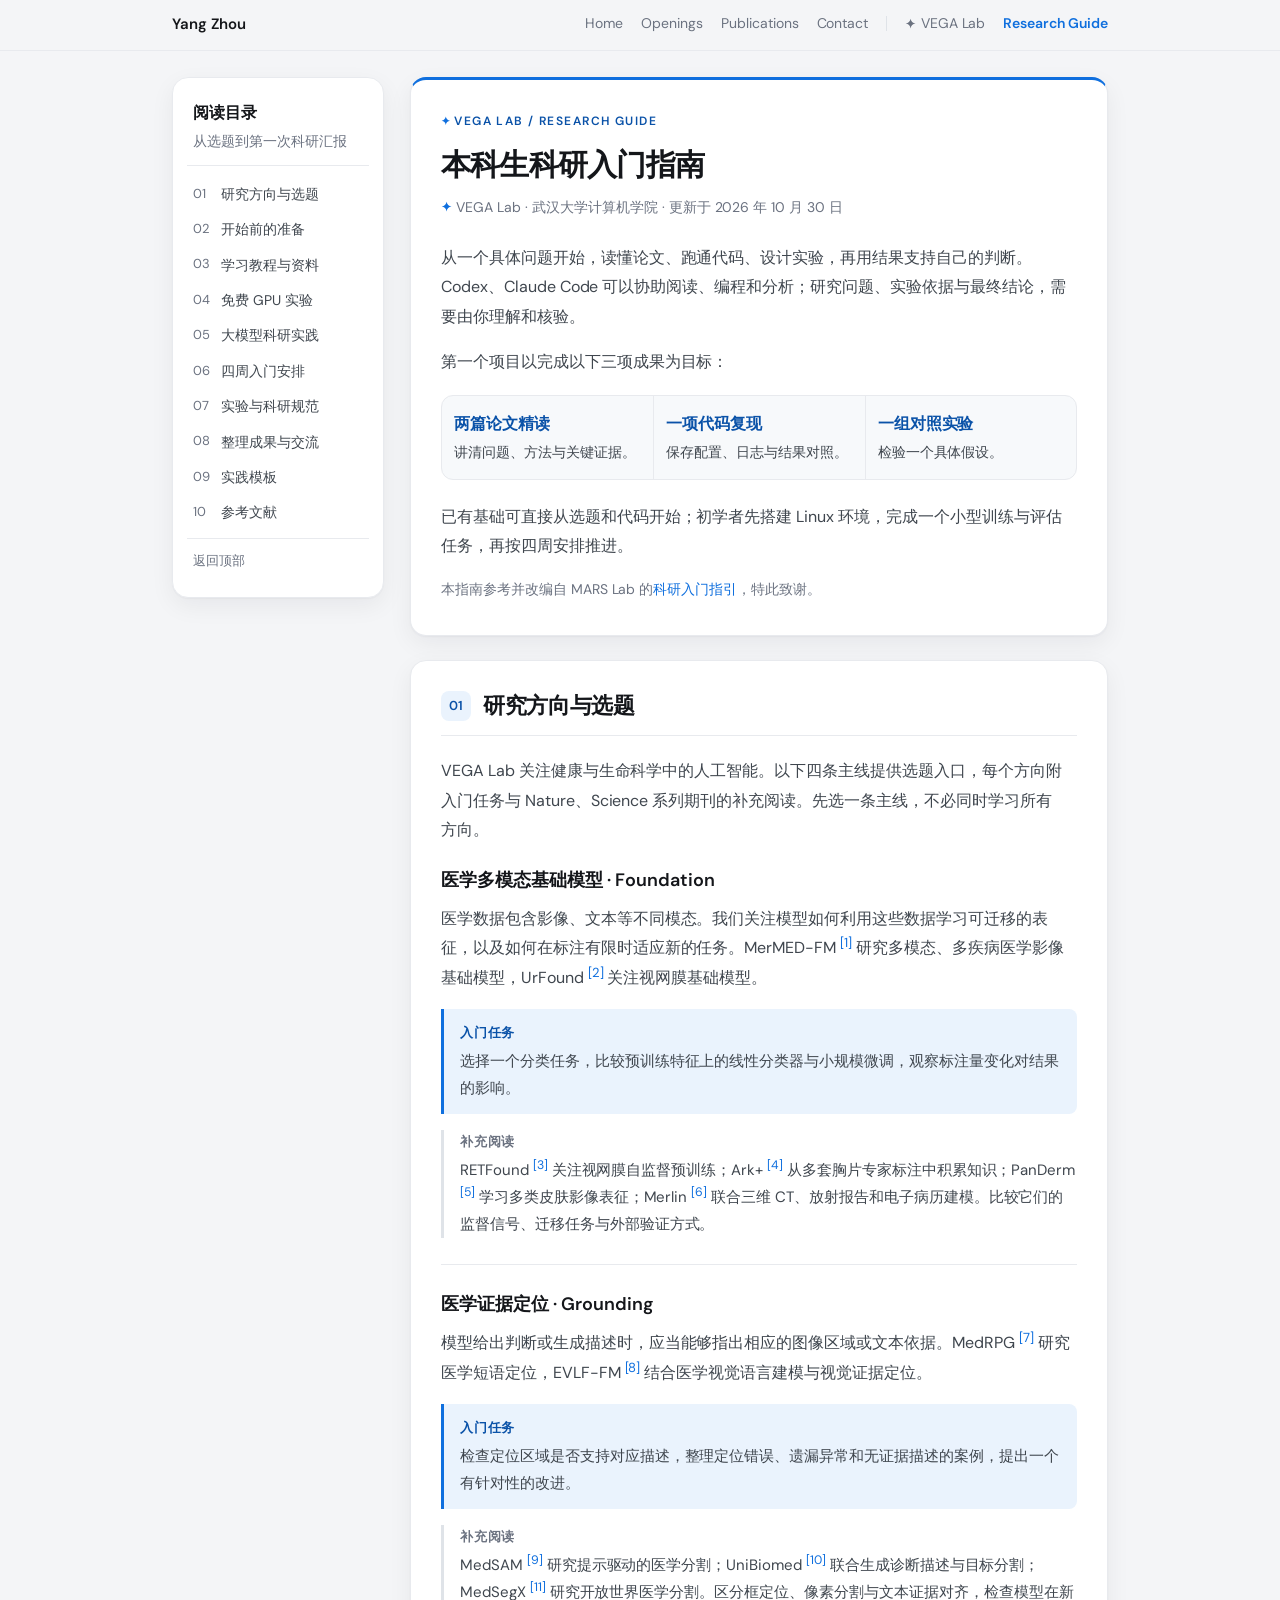
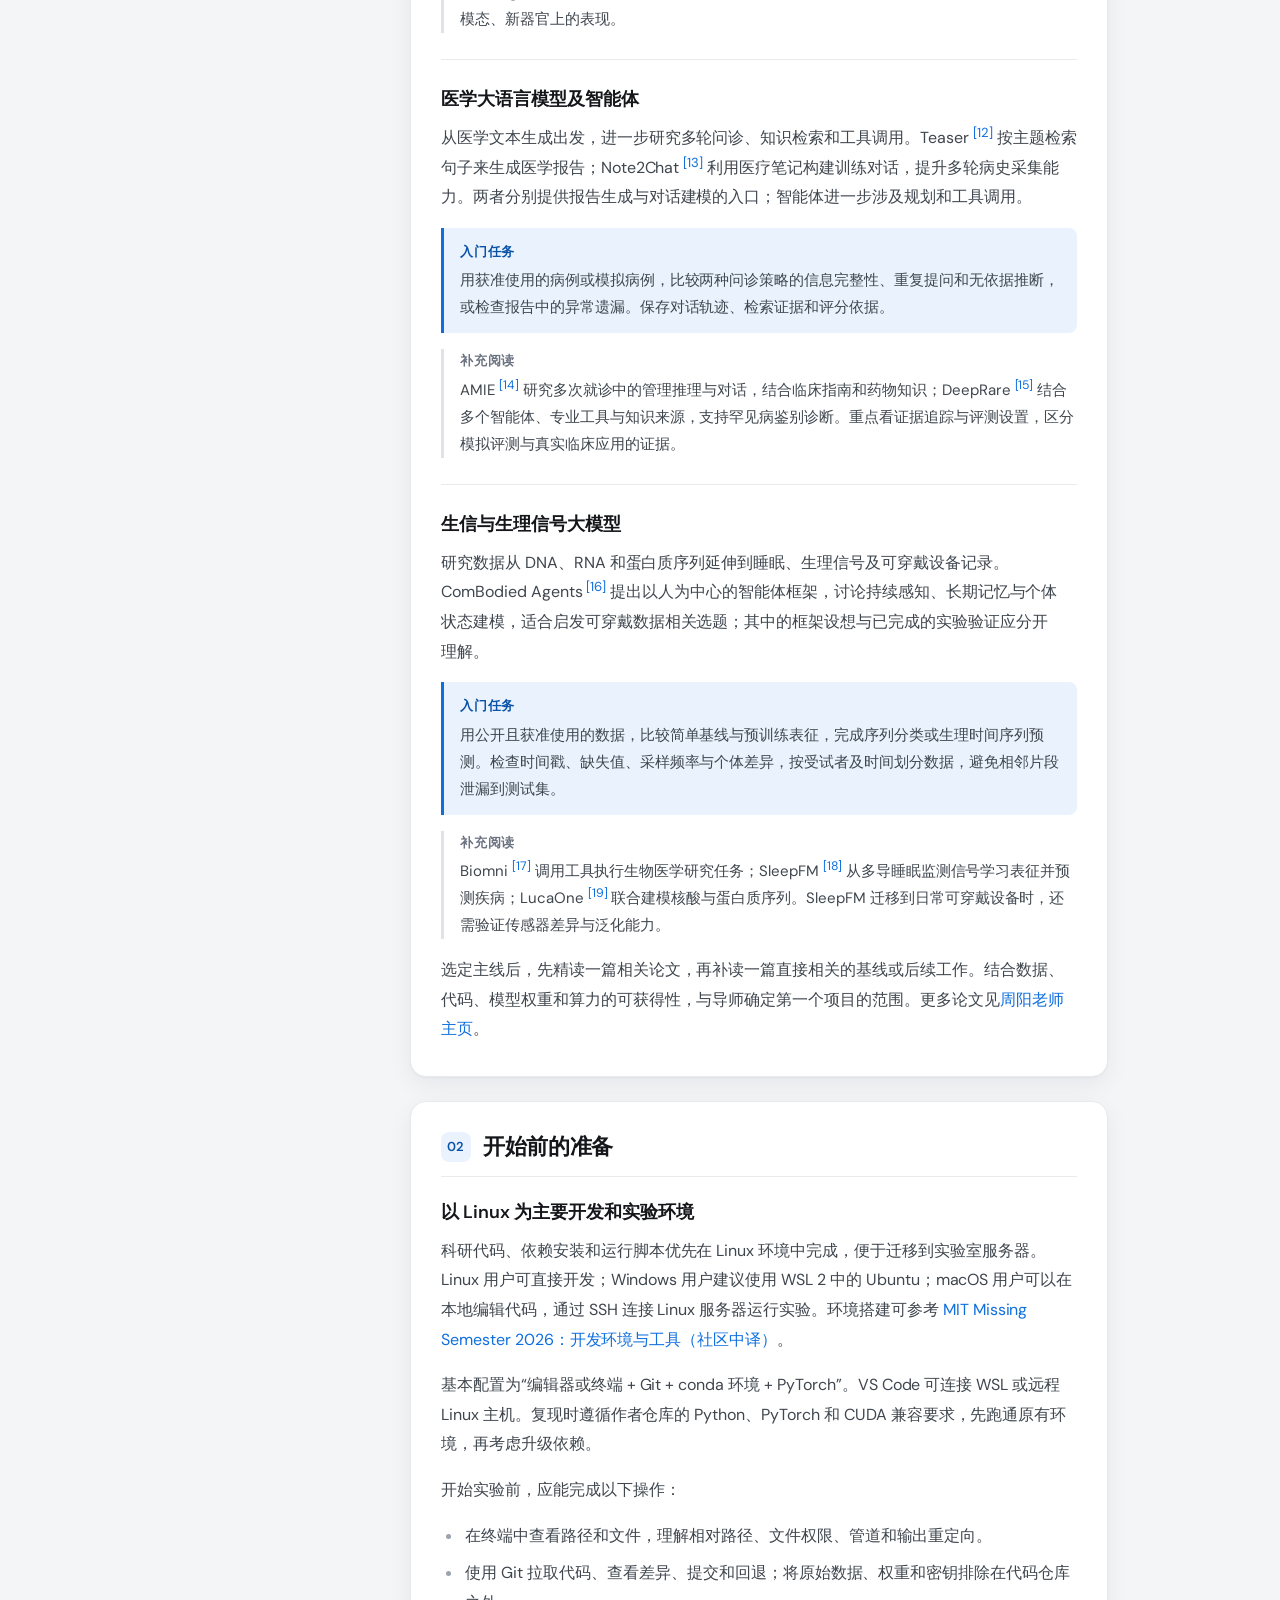
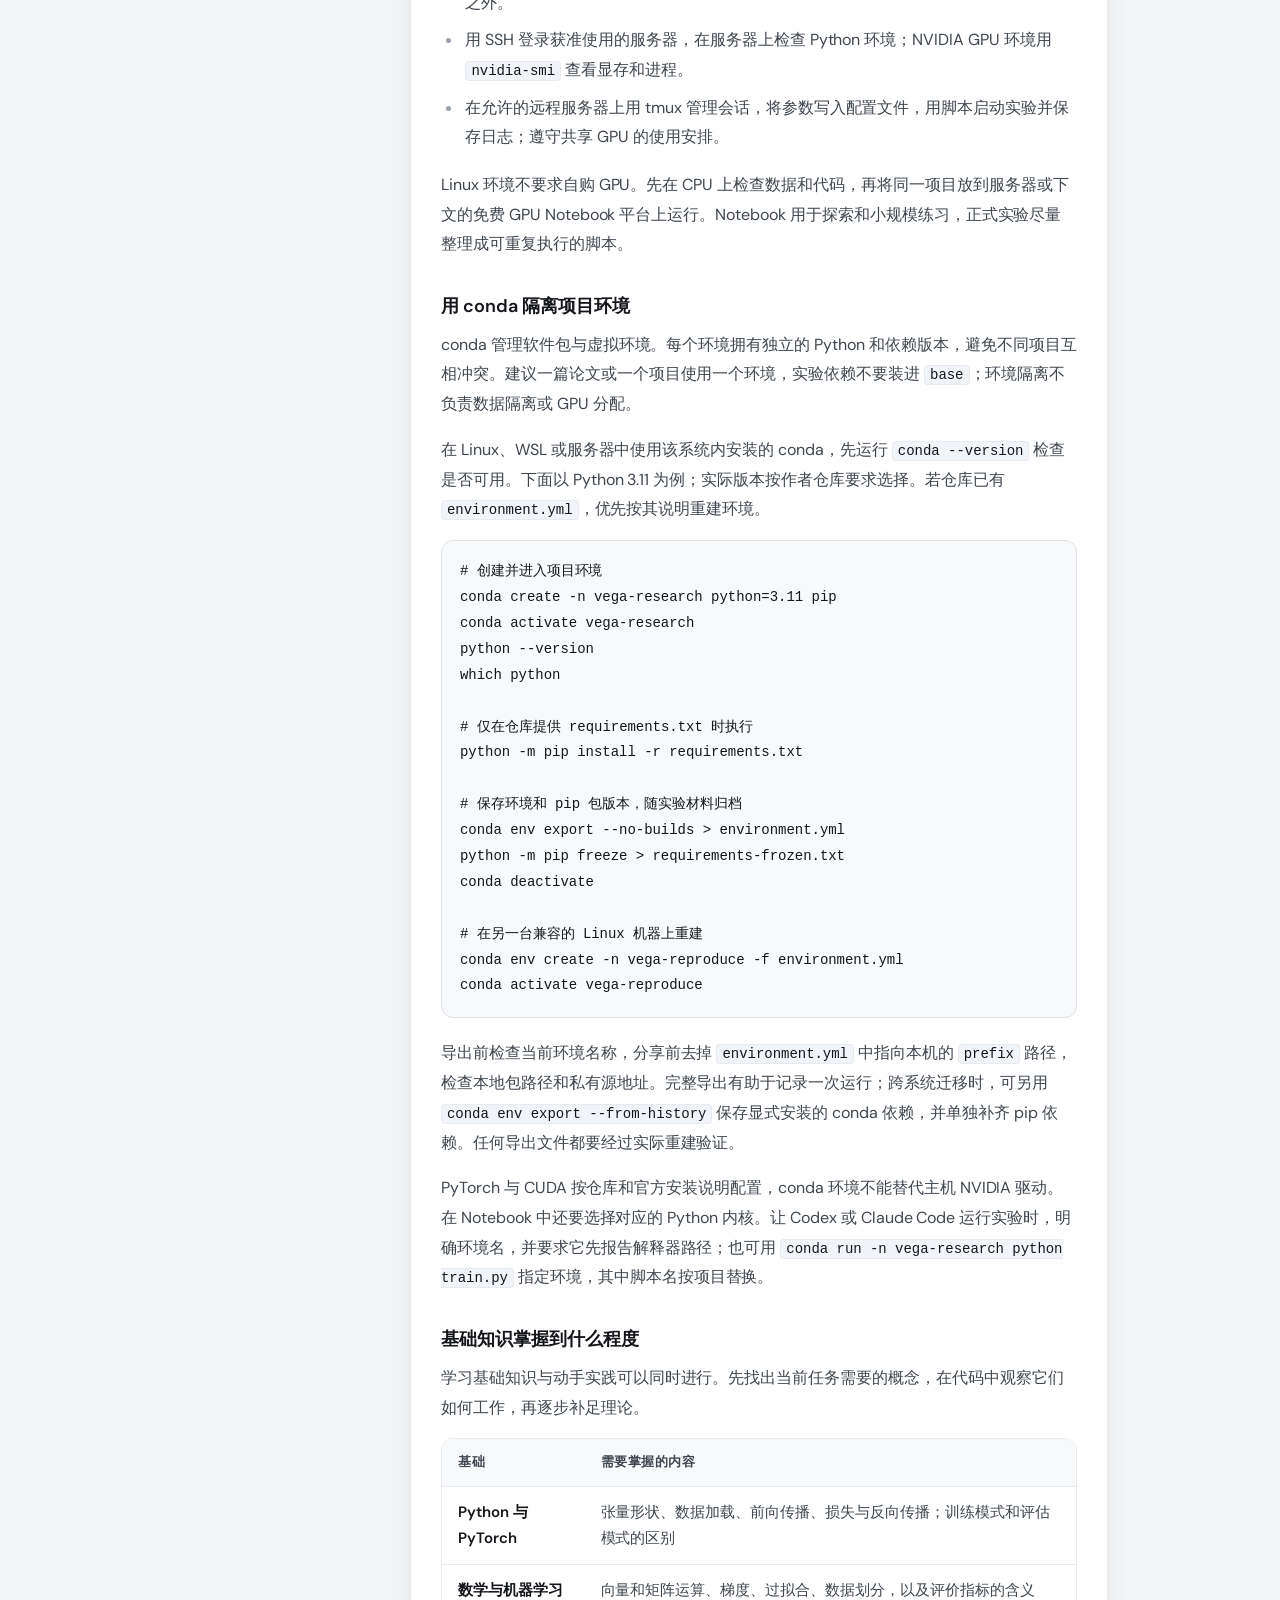
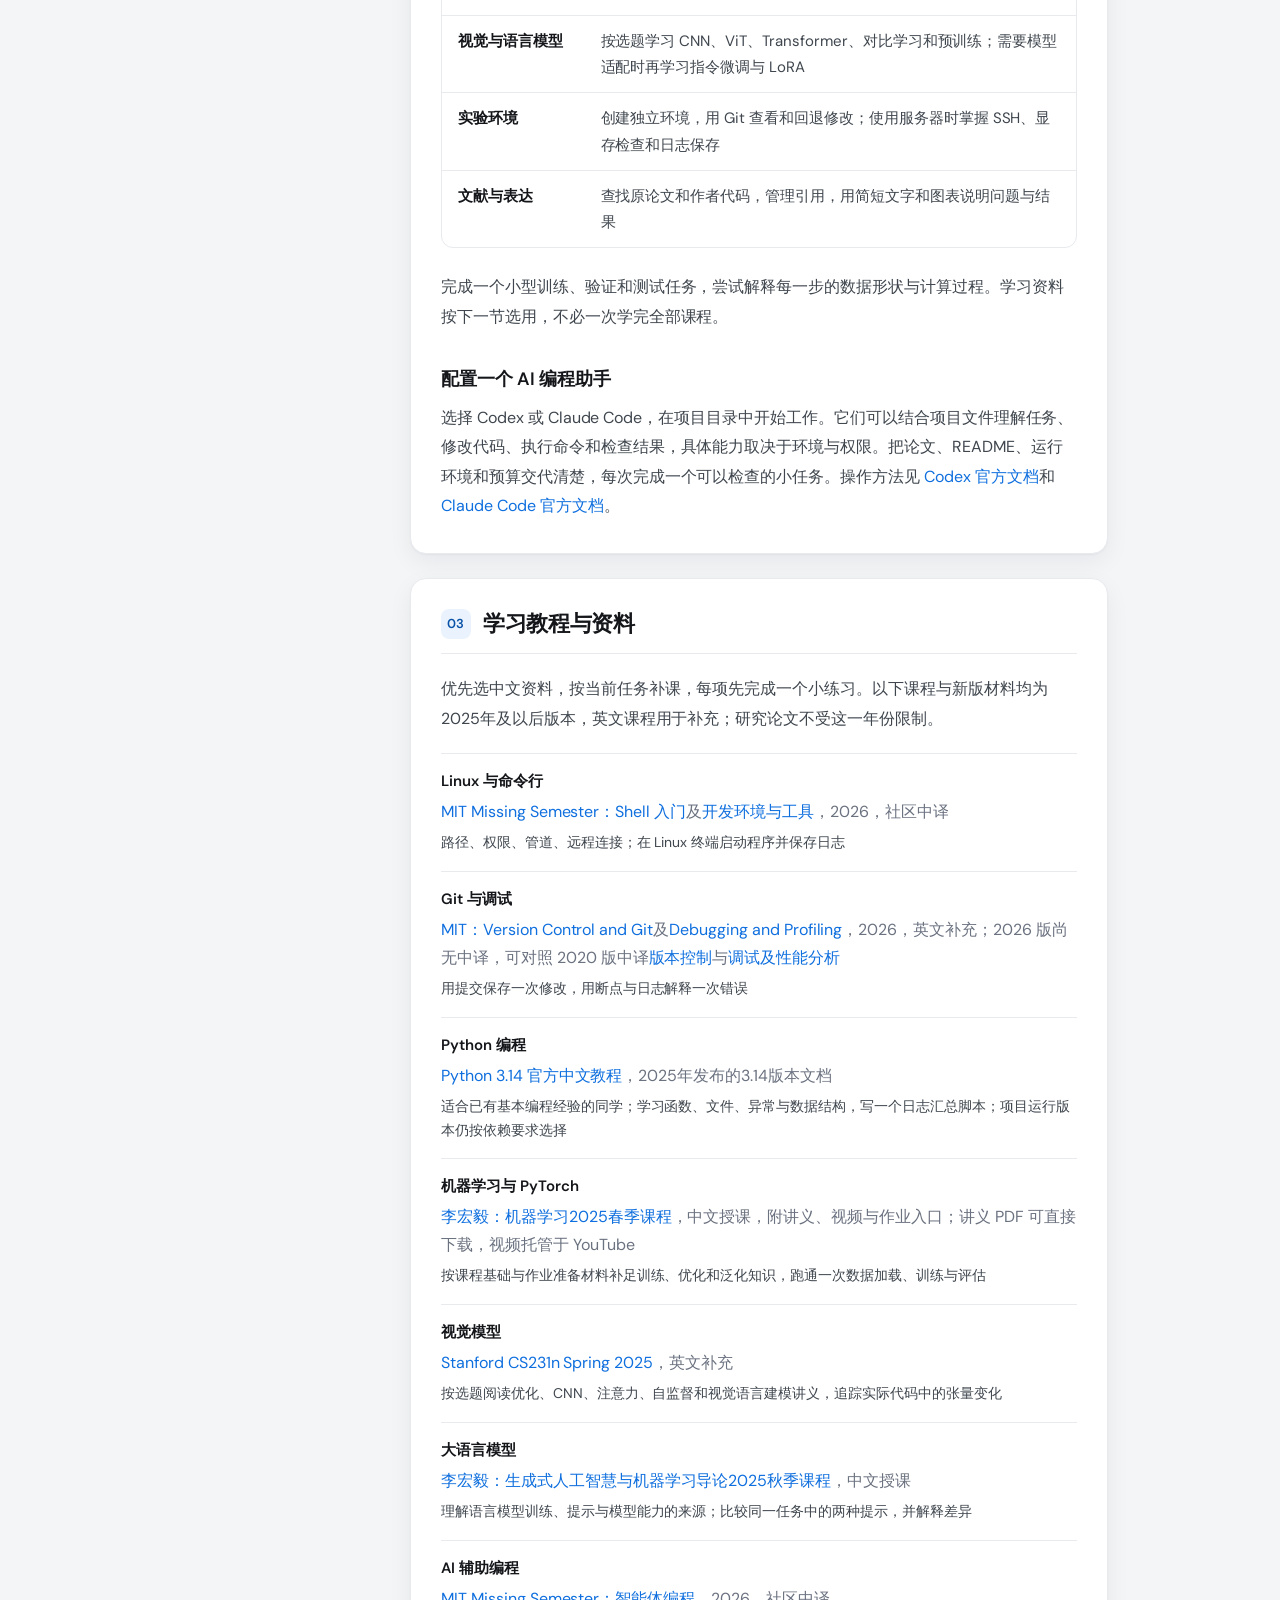
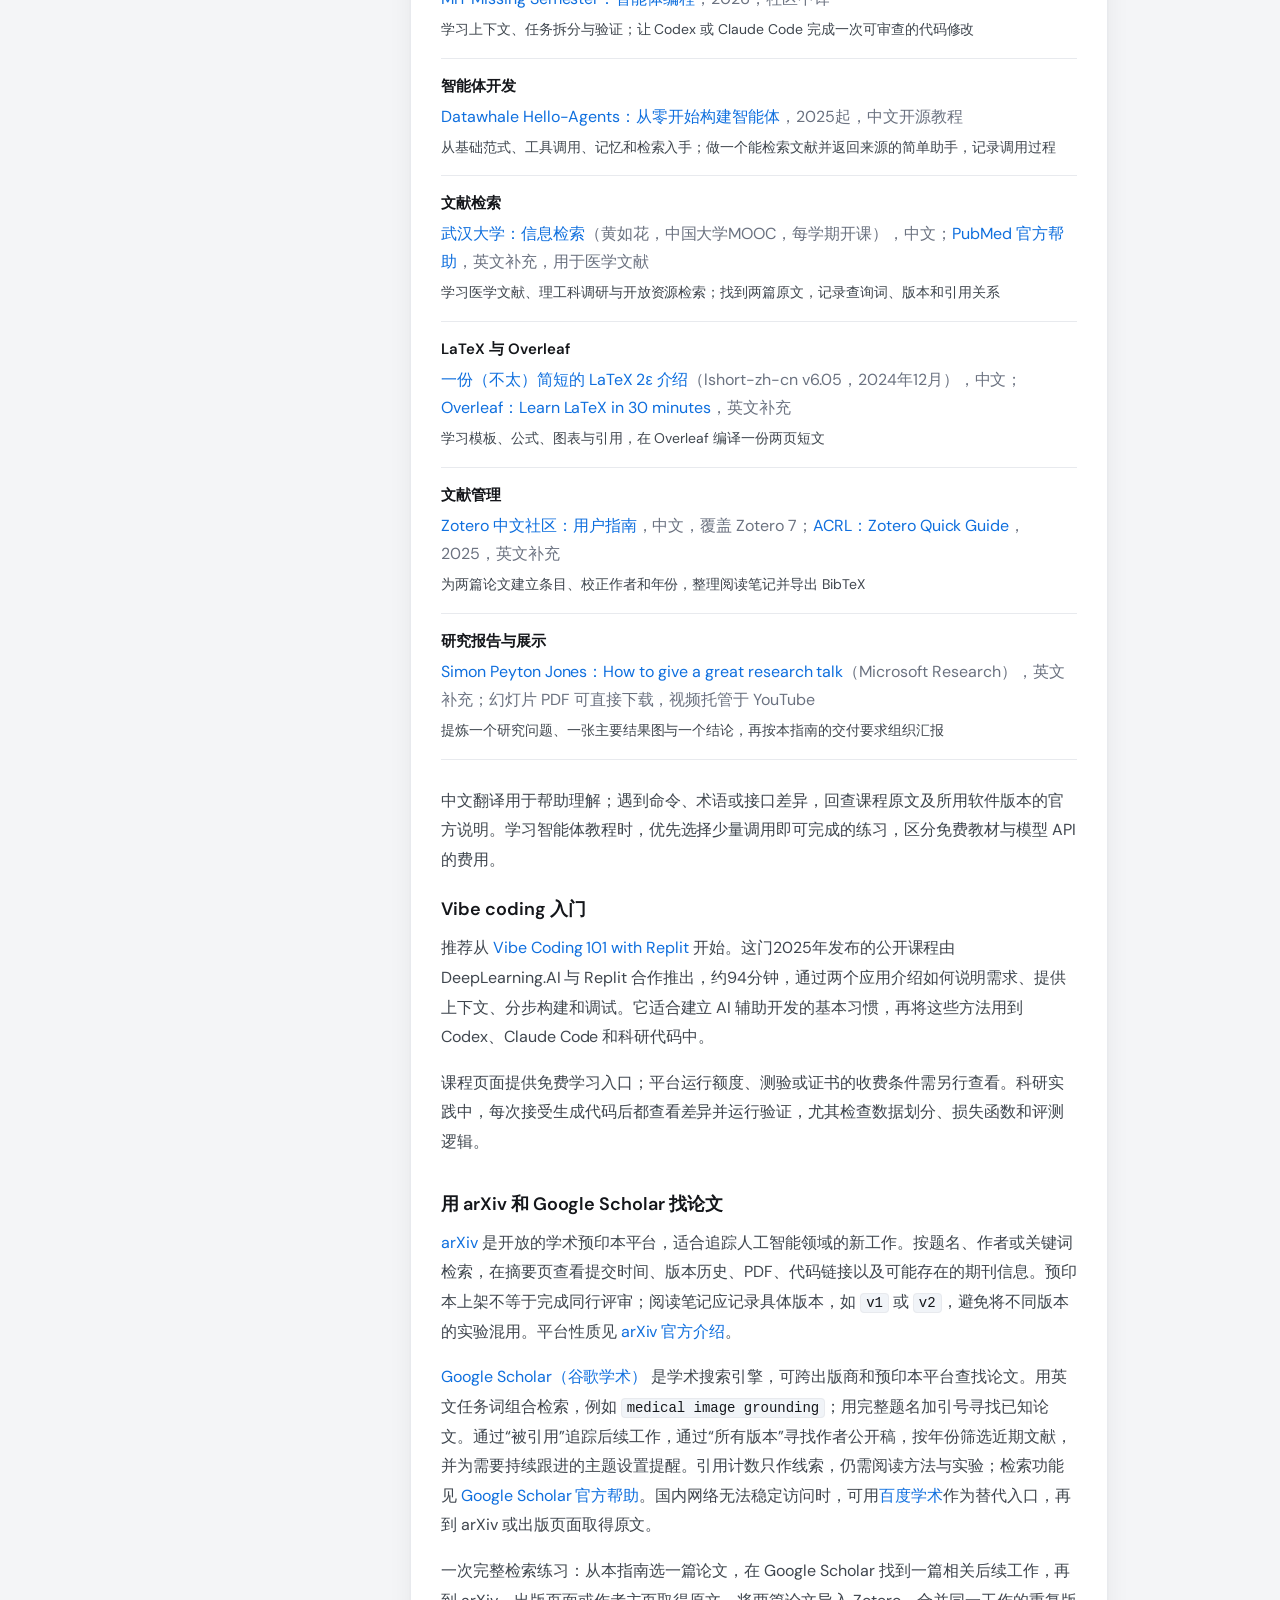
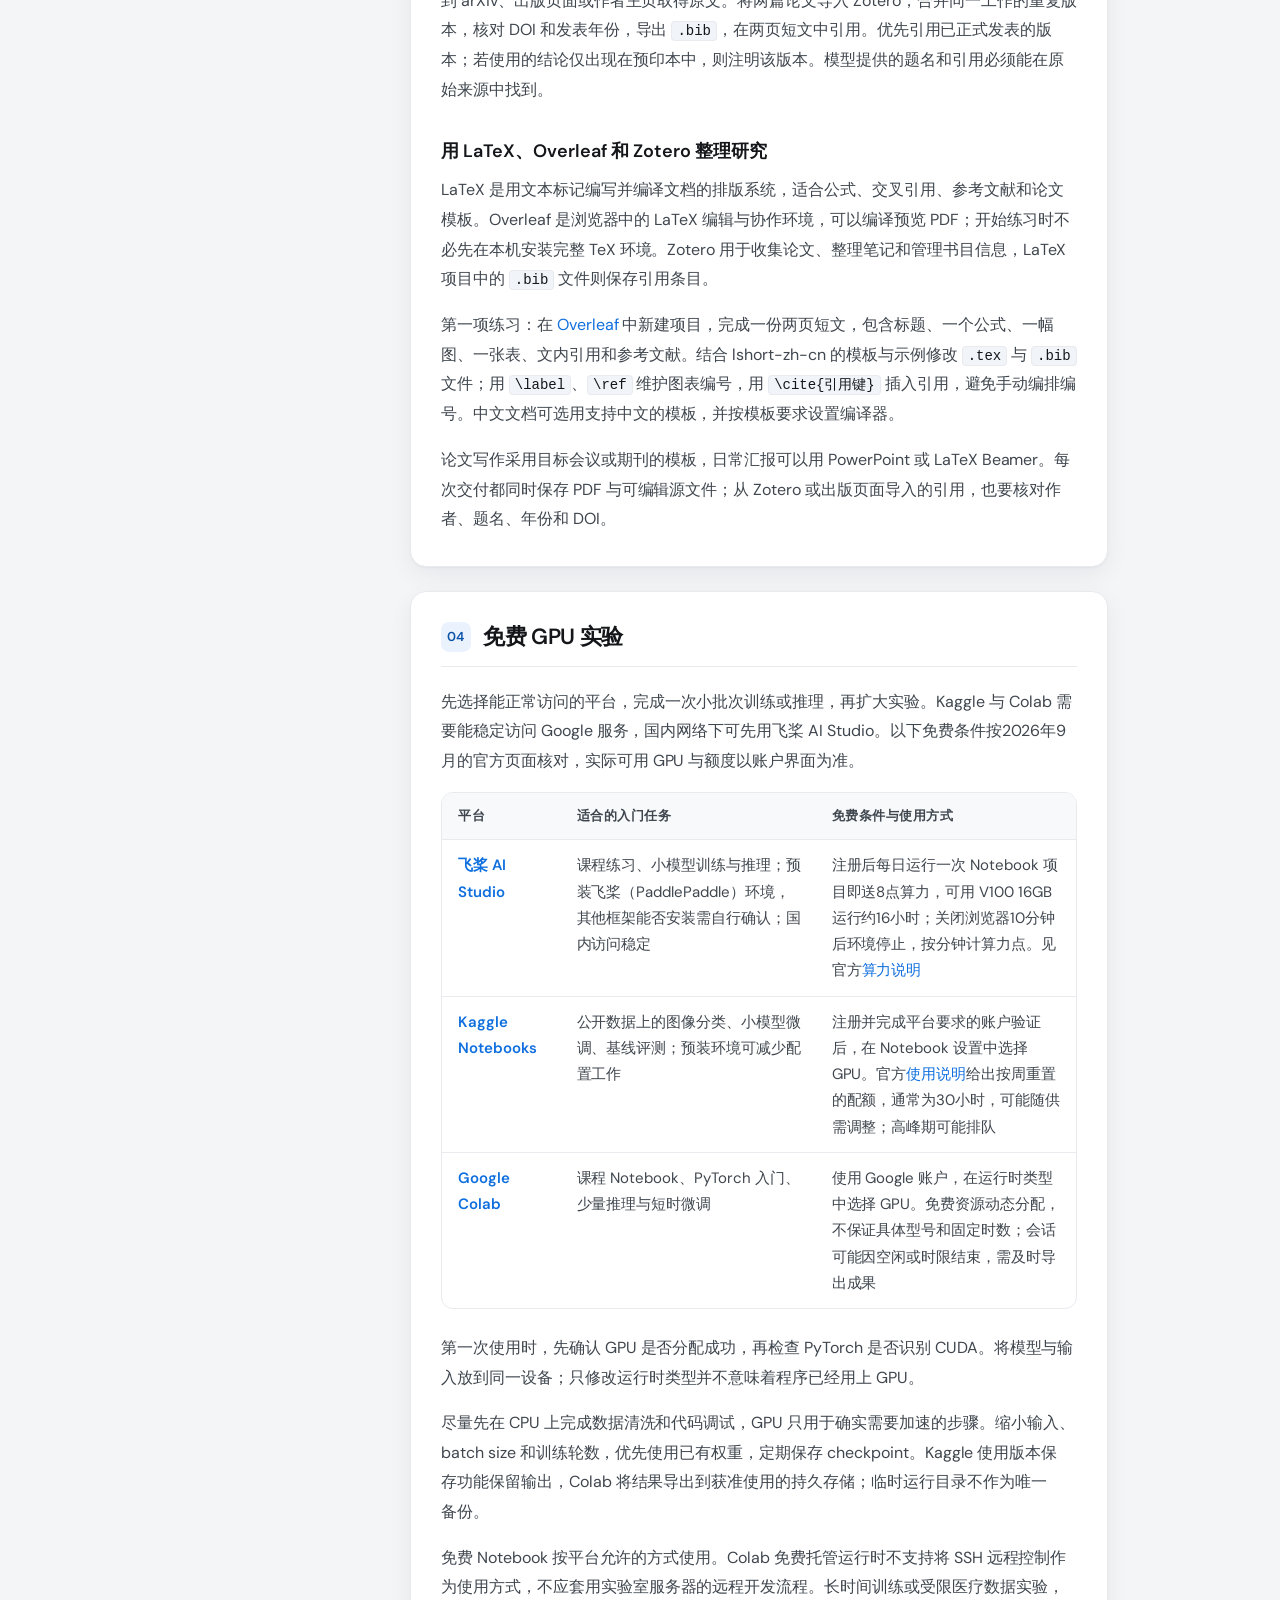
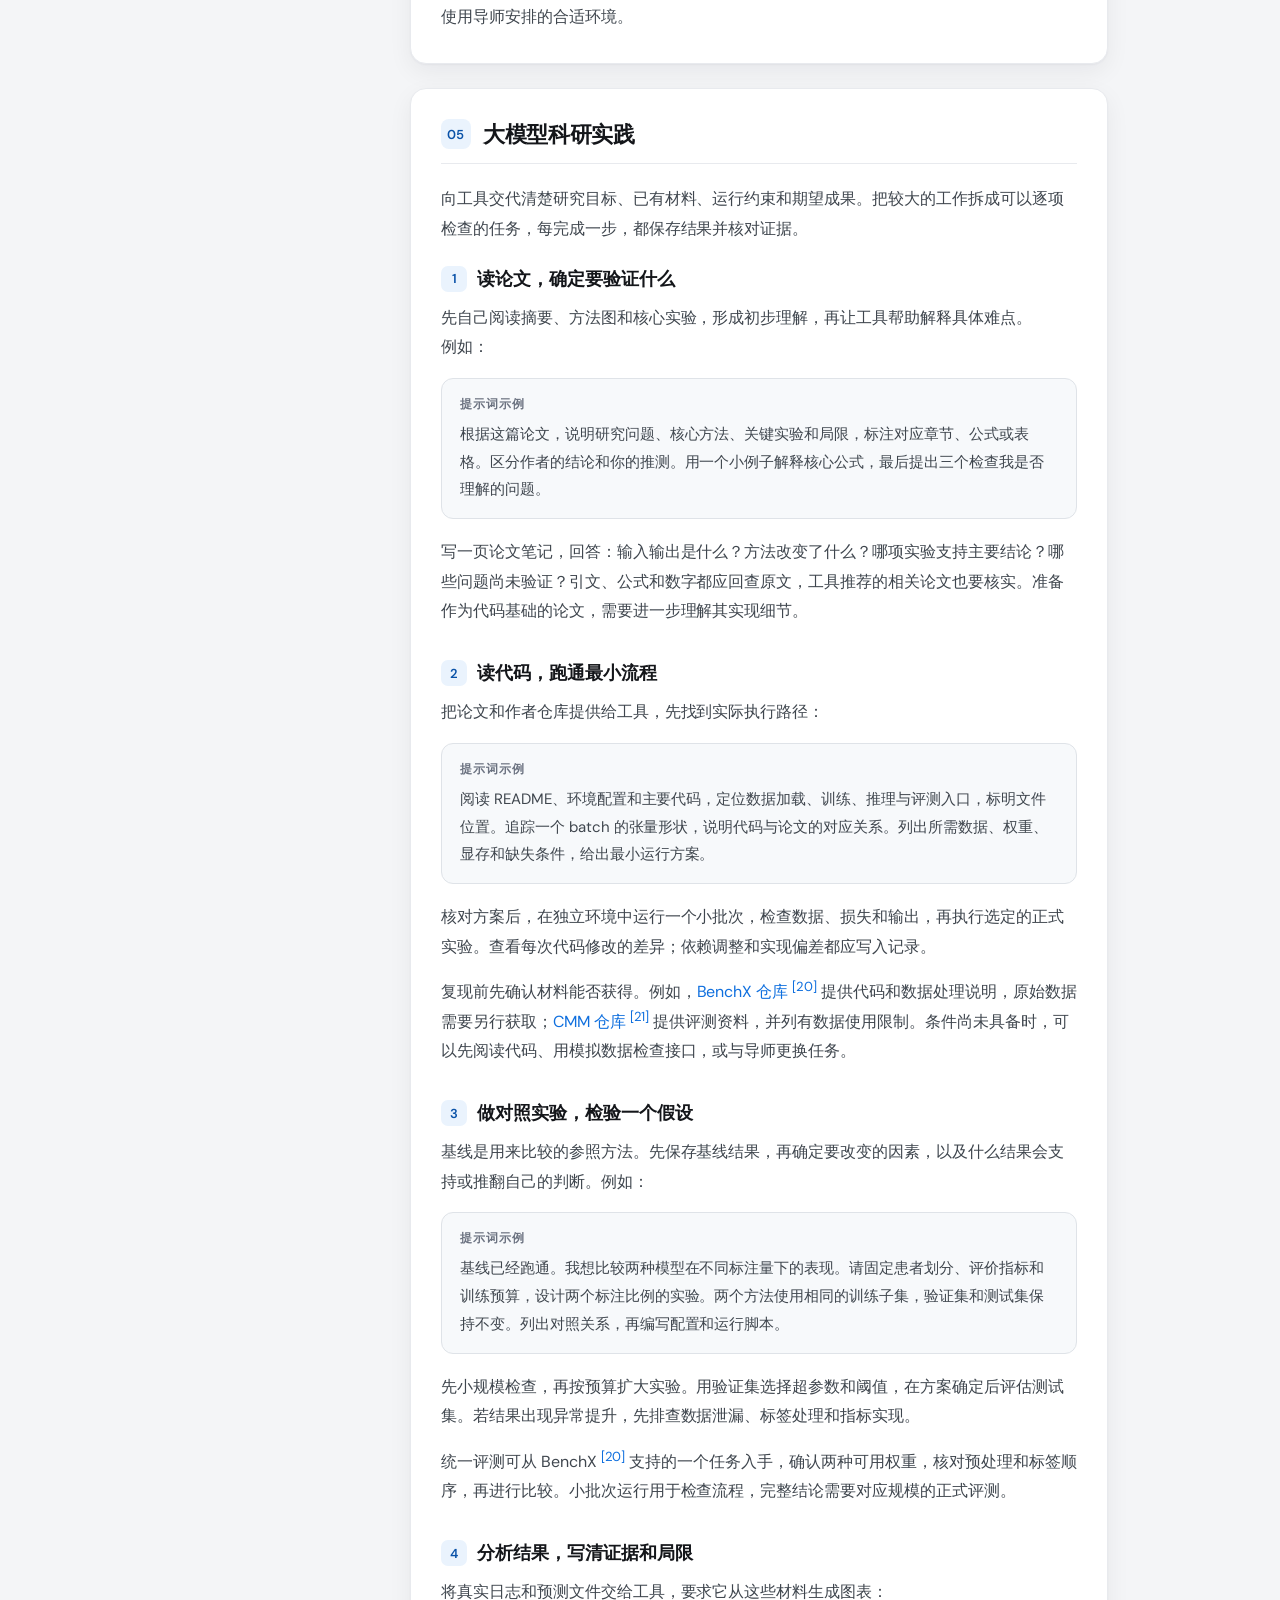
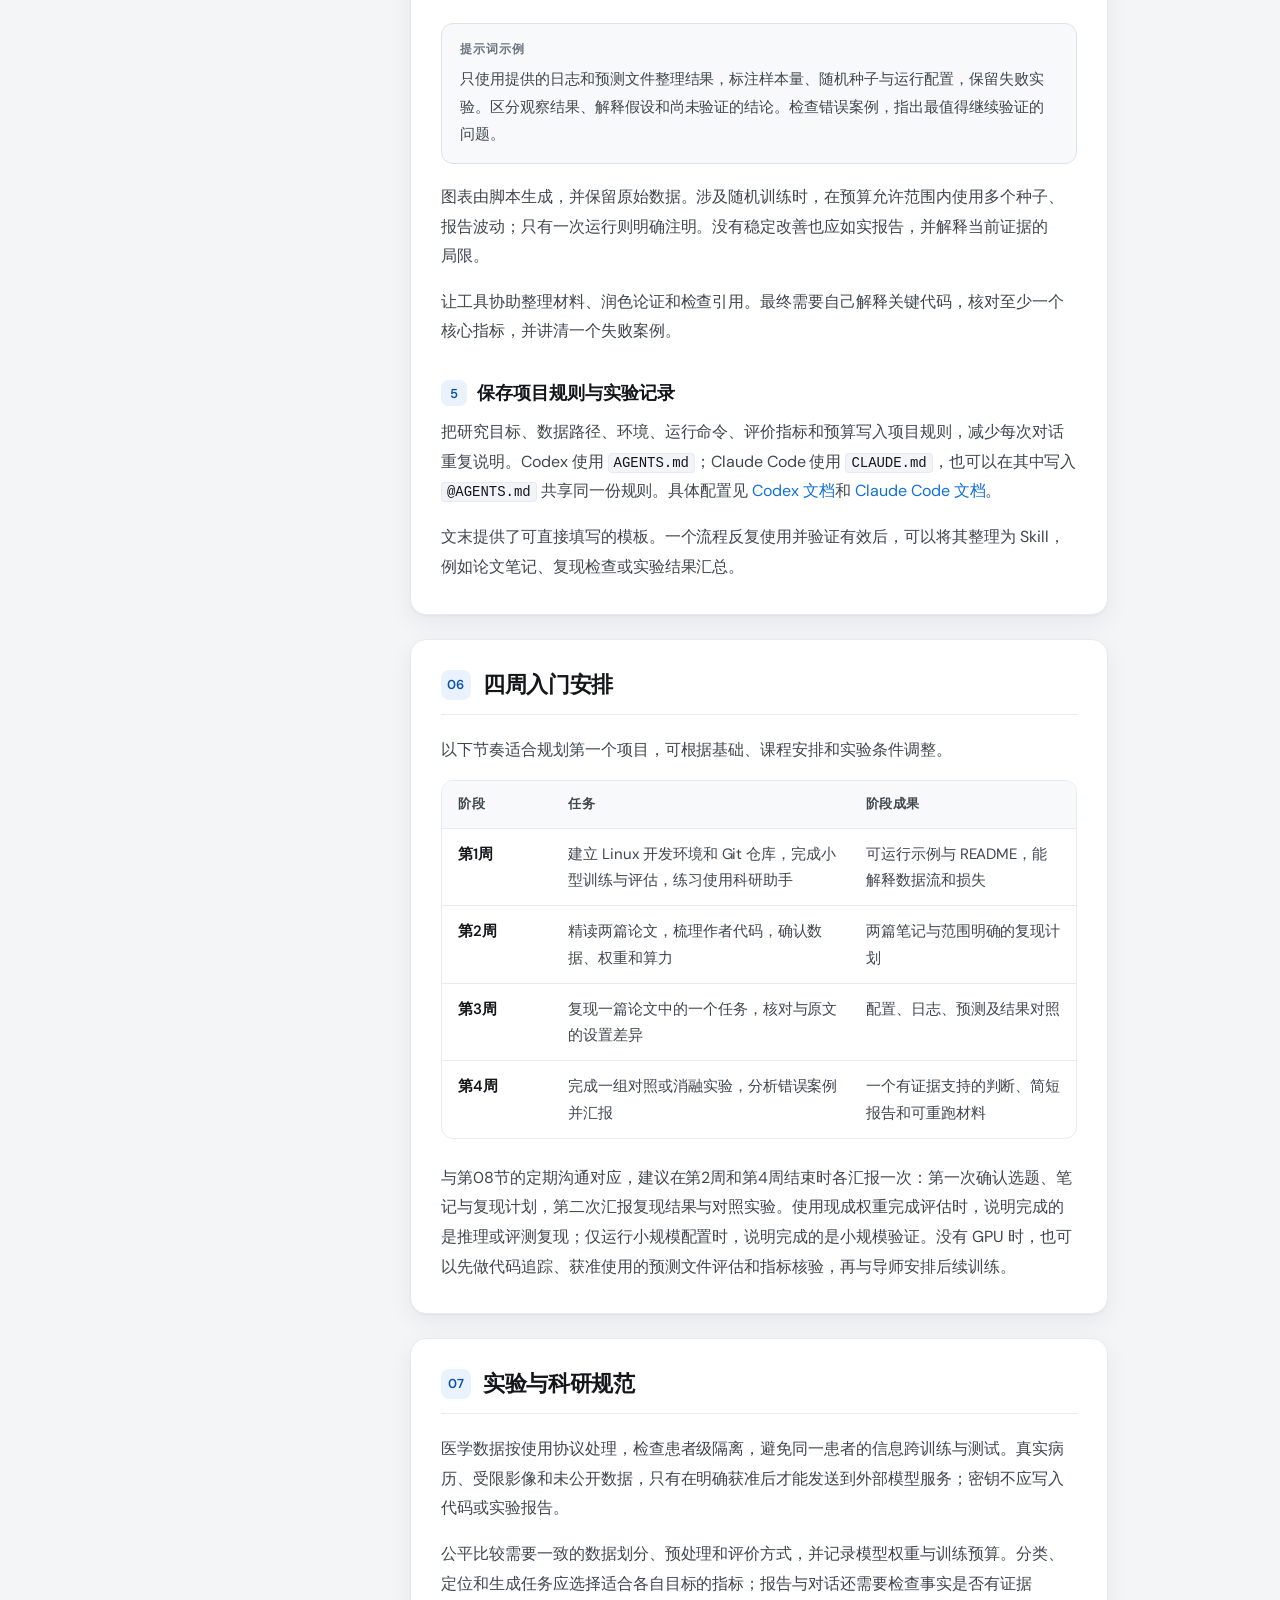
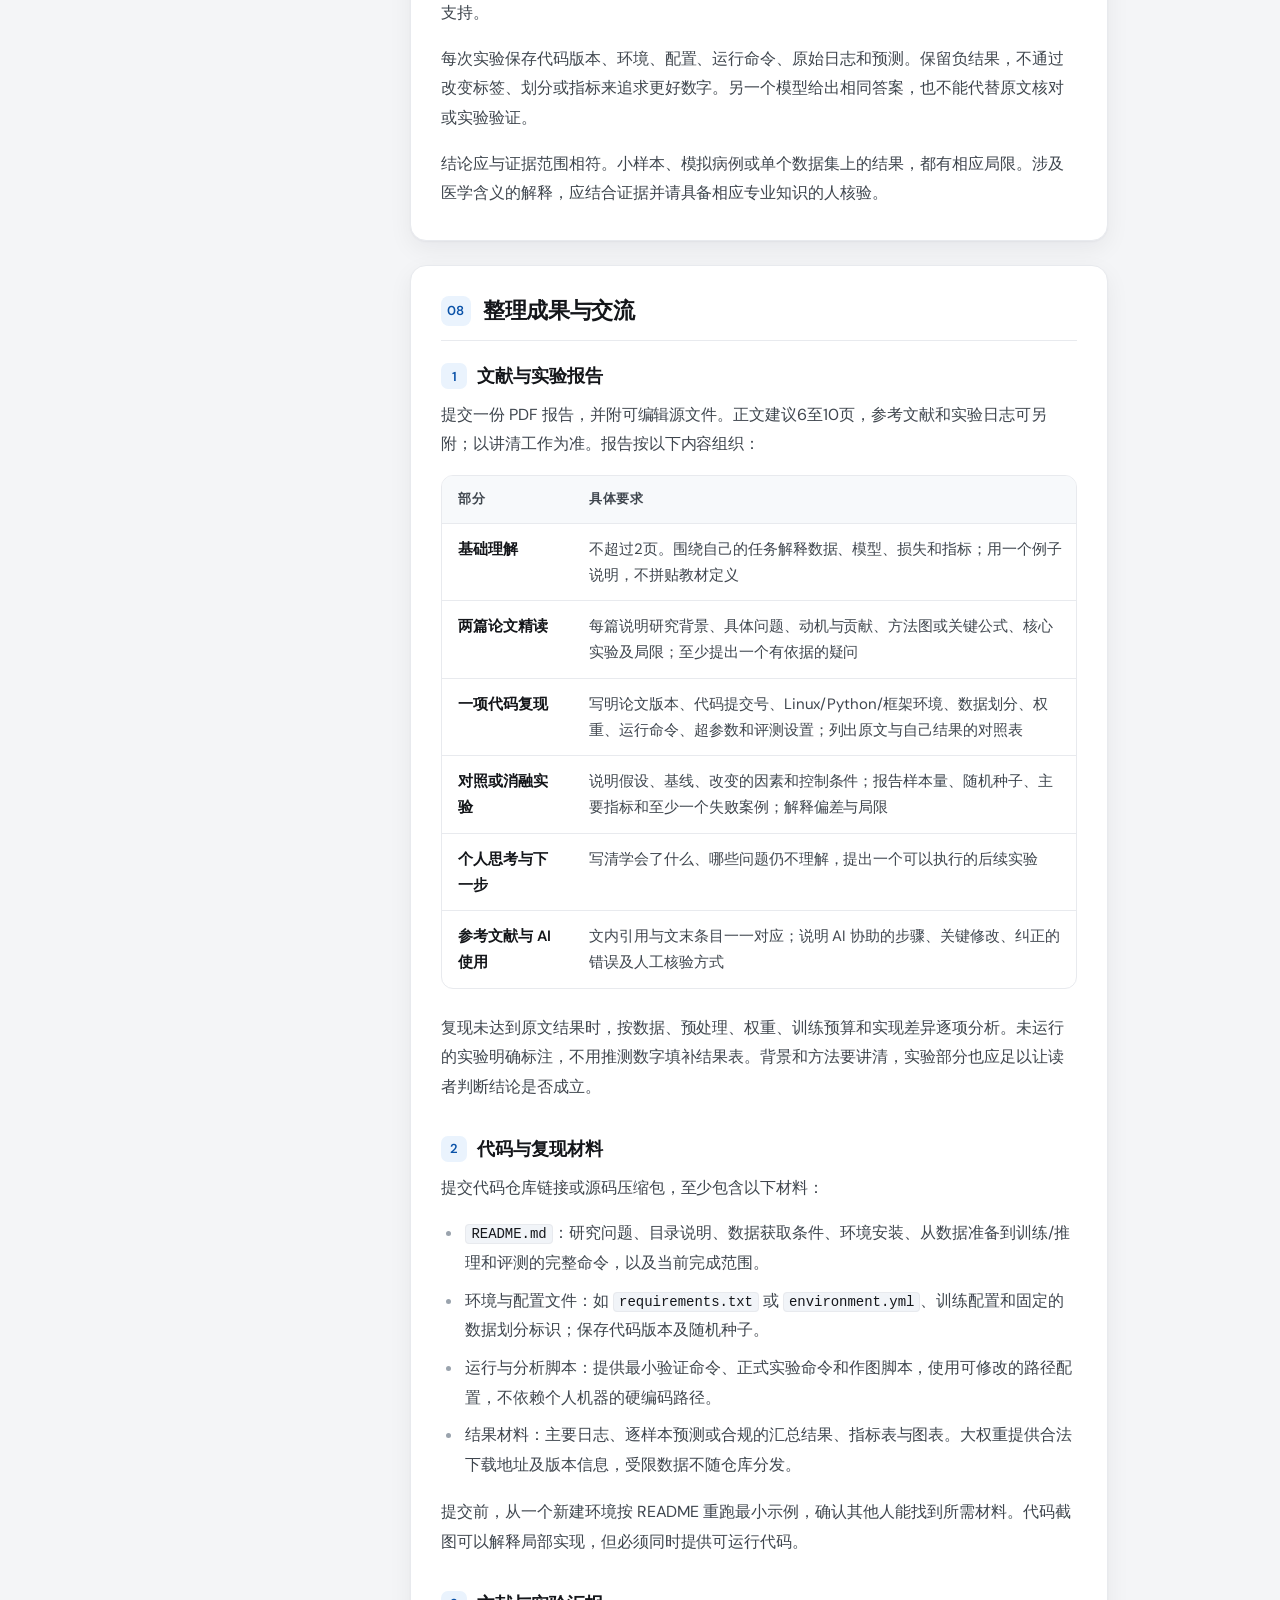
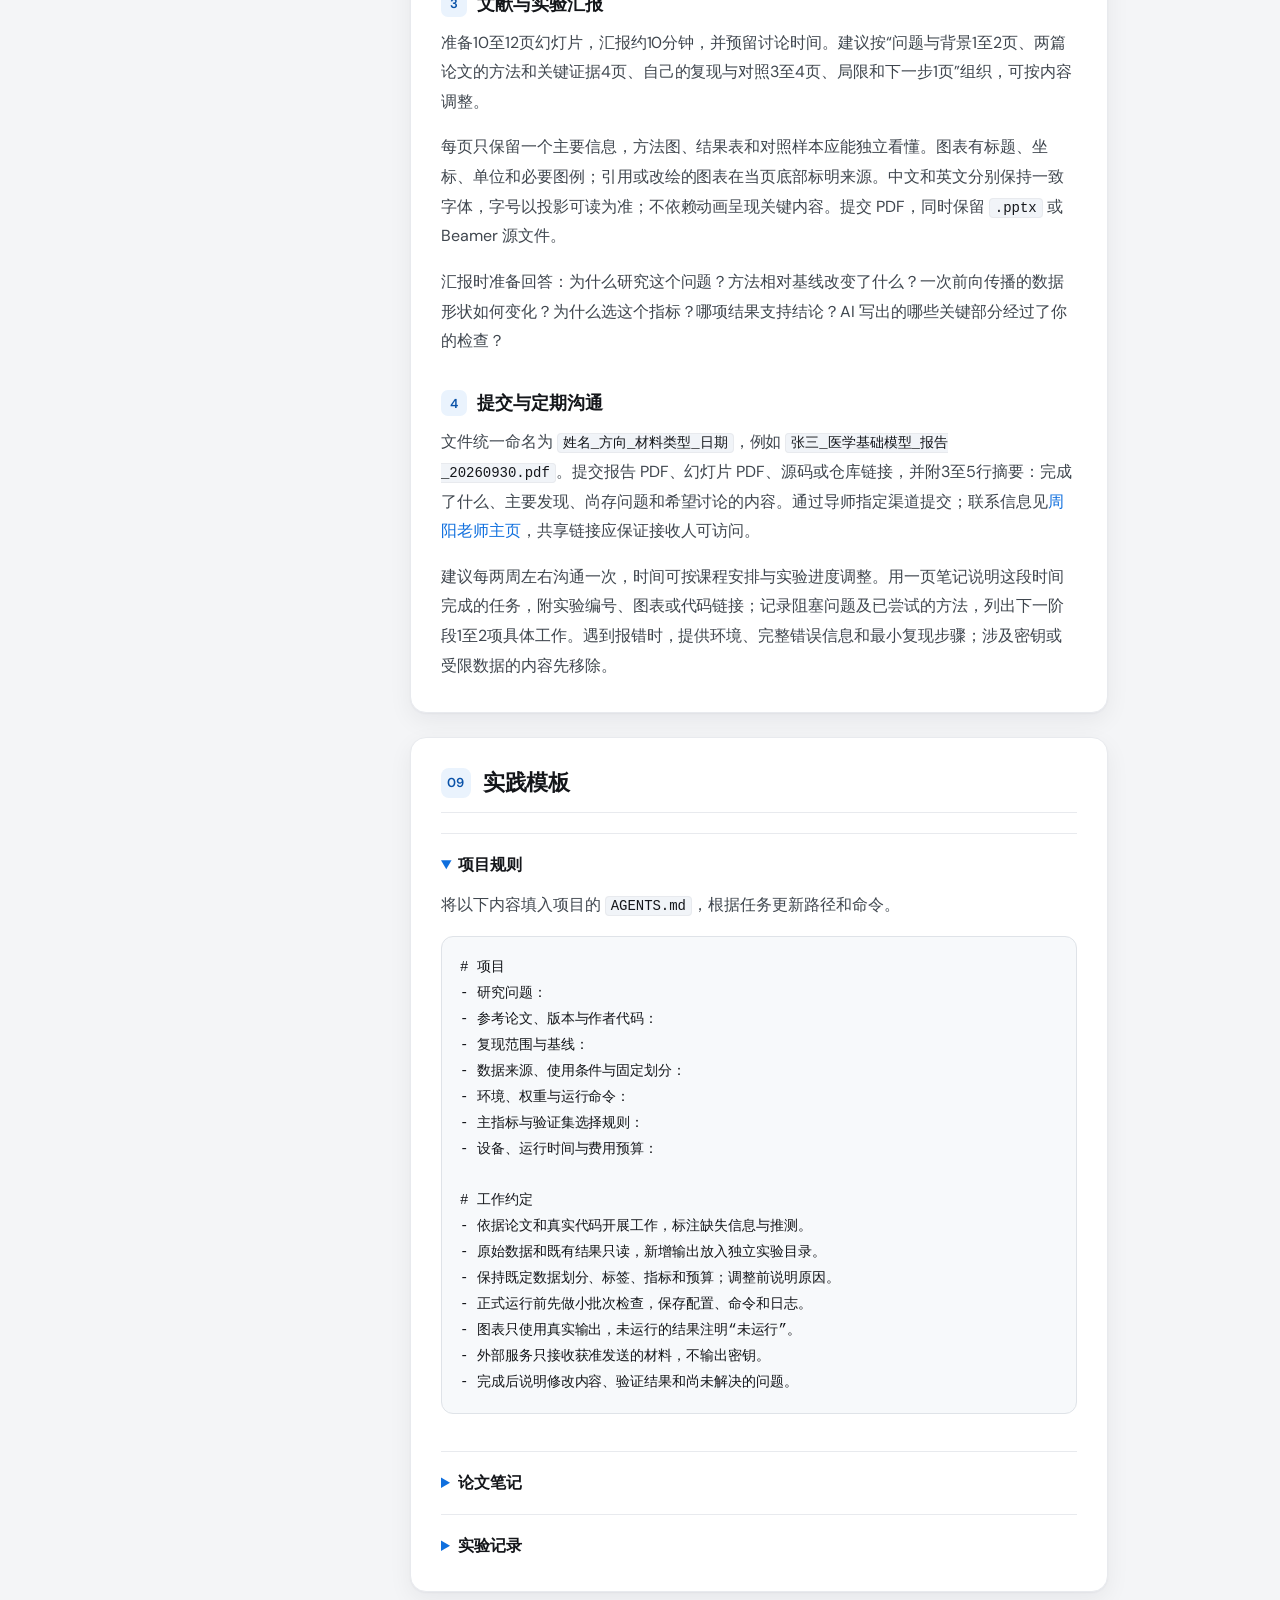
<file: vega/research-guide.html>
<!doctype html>
<html lang="zh-CN">
<head>
<meta charset="utf-8">
<meta name="viewport" content="width=device-width, initial-scale=1">
<title>本科生科研入门指南 | VEGA Lab | Yang Zhou</title>
<meta name="description" content="VEGA Lab 本科生科研入门指南：医学基础模型、证据定位、医学大语言模型与智能体、生信与生理信号大模型；结合 Linux、conda、Codex 和 Claude Code 完成科研实践。">
<link rel="canonical" href="https://yangzhou-whu.github.io/vega/research-guide.html">
<meta property="og:type" content="website">
<meta property="og:url" content="https://yangzhou-whu.github.io/vega/research-guide.html">
<meta property="og:title" content="本科生科研入门指南 | VEGA Lab | Yang Zhou">
<meta property="og:description" content="VEGA Lab 本科生科研入门指南：医学基础模型、证据定位、医学大语言模型与智能体、生信与生理信号大模型；结合 Linux、conda、Codex 和 Claude Code 完成科研实践。">
<meta property="og:image" content="https://yangzhou-whu.github.io/assets/img/portrait.jpg">
<link rel="icon" href="../assets/favicon.svg" type="image/svg+xml">
<link rel="preload" as="font" type="font/woff2" href="../assets/fonts/dmsans.woff2" crossorigin>
<link rel="stylesheet" href="../assets/css/style.css">
<link rel="stylesheet" href="../assets/css/research-guide.css">
</head>
<body class="guide-page guide-doc">
<a class="skip-link" href="#guide-top">跳至指南正文</a>
<nav class="top" aria-label="主导航"><div class="in">
<a class="brand" href="../index.html">Yang Zhou</a>
<ul>
<li><a href="../index.html">Home</a></li>
<li><a href="../index.html#openings">Openings</a></li>
<li><a href="../index.html#publications">Publications</a></li>
<li><a href="../index.html#contact">Contact</a></li>
<li class="bar" aria-hidden="true"></li>
<li><a href="index.html"><svg class="vega-star" viewBox="0 0 24 24" aria-hidden="true"><path d="M12 1.5c.9 5.9 4.6 9.6 10.5 10.5-5.9.9-9.6 4.6-10.5 10.5C11.1 16.6 7.4 12.9 1.5 12 7.4 11.1 11.1 7.4 12 1.5z"/></svg>VEGA Lab</a></li>
<li><a href="#guide-top" aria-current="page">Research Guide</a></li>
</ul></div></nav>
<main class="shell guide-shell">
<section class="card" id="guide-top" aria-labelledby="guide-title">
<p class="guide-kicker"><svg class="vega-star" viewBox="0 0 24 24" aria-hidden="true"><path d="M12 1.5c.9 5.9 4.6 9.6 10.5 10.5-5.9.9-9.6 4.6-10.5 10.5C11.1 16.6 7.4 12.9 1.5 12 7.4 11.1 11.1 7.4 12 1.5z"/></svg>VEGA LAB / RESEARCH GUIDE</p>
<h1 id="guide-title">本科生科研入门指南</h1>
<p class="byline"><svg class="vega-star" viewBox="0 0 24 24" aria-hidden="true"><path d="M12 1.5c.9 5.9 4.6 9.6 10.5 10.5-5.9.9-9.6 4.6-10.5 10.5C11.1 16.6 7.4 12.9 1.5 12 7.4 11.1 11.1 7.4 12 1.5z"/></svg>VEGA Lab · 武汉大学计算机学院 · 更新于 <time datetime="2026-10-30">2026 年 10 月 30 日</time></p>
<p>从一个具体问题开始，读懂论文、跑通代码、设计实验，再用结果支持自己的判断。Codex、Claude Code 可以协助阅读、编程和分析；研究问题、实验依据与最终结论，需要由你理解和核验。</p>
<p>第一个项目以完成以下三项成果为目标：</p>
<ul><li><strong>两篇论文精读</strong> 讲清问题、方法与关键证据。</li><li><strong>一项代码复现</strong> 保存配置、日志与结果对照。</li><li><strong>一组对照实验</strong> 检验一个具体假设。</li></ul>
<p>已有基础可直接从选题和代码开始；初学者先搭建 Linux 环境，完成一个小型训练与评估任务，再按四周安排推进。</p>
<p class="guide-credit">本指南参考并改编自 MARS Lab 的<a href="https://ucn4705ufmx1.feishu.cn/wiki/KUBrwA9CmiCJkPkCt3kcuioVntc" rel="noopener">科研入门指引</a>，特此致谢。</p>
</section>
<aside class="rail card" aria-label="指南目录">
<p class="lab-name">阅读目录</p>
<p class="post">从选题到第一次科研汇报</p>
<nav aria-label="章节目录"><a href="#research"><span>01</span>研究方向与选题</a><a href="#preparation"><span>02</span>开始前的准备</a><a href="#resources"><span>03</span>学习教程与资料</a><a href="#compute"><span>04</span>免费 GPU 实验</a><a href="#practice"><span>05</span>大模型科研实践</a><a href="#schedule"><span>06</span>四周入门安排</a><a href="#standards"><span>07</span>实验与科研规范</a><a href="#sharing"><span>08</span>整理成果与交流</a><a href="#templates"><span>09</span>实践模板</a><a href="#references"><span>10</span>参考文献</a><a class="rail-top" href="#guide-top">返回顶部</a></nav>
</aside>
<section class="card" id="research" aria-labelledby="research-heading"><h2 id="research-heading"><span class="section-index" aria-hidden="true">01</span>研究方向与选题</h2><p>VEGA Lab 关注健康与生命科学中的人工智能。以下四条主线提供选题入口，每个方向附入门任务与 Nature、Science 系列期刊的补充阅读。先选一条主线，不必同时学习所有方向。</p>
<h3>医学多模态基础模型 · Foundation</h3>
<p>医学数据包含影像、文本等不同模态。我们关注模型如何利用这些数据学习可迁移的表征，以及如何在标注有限时适应新的任务。MerMED-FM <a class="citation" href="#ref-1" aria-label="参考文献 1">[1]</a> 研究多模态、多疾病医学影像基础模型，UrFound <a class="citation" href="#ref-2" aria-label="参考文献 2">[2]</a> 关注视网膜基础模型。</p>
<p class="starter-task"><strong>入门任务</strong>选择一个分类任务，比较预训练特征上的线性分类器与小规模微调，观察标注量变化对结果的影响。</p>
<p class="further-reading"><strong>补充阅读</strong>RETFound <a class="citation" href="#ref-3" aria-label="参考文献 3">[3]</a> 关注视网膜自监督预训练；Ark+ <a class="citation" href="#ref-4" aria-label="参考文献 4">[4]</a> 从多套胸片专家标注中积累知识；PanDerm <a class="citation" href="#ref-5" aria-label="参考文献 5">[5]</a> 学习多类皮肤影像表征；Merlin <a class="citation" href="#ref-6" aria-label="参考文献 6">[6]</a> 联合三维 CT、放射报告和电子病历建模。比较它们的监督信号、迁移任务与外部验证方式。</p>
<h3>医学证据定位 · Grounding</h3>
<p>模型给出判断或生成描述时，应当能够指出相应的图像区域或文本依据。MedRPG <a class="citation" href="#ref-7" aria-label="参考文献 7">[7]</a> 研究医学短语定位，EVLF-FM <a class="citation" href="#ref-8" aria-label="参考文献 8">[8]</a> 结合医学视觉语言建模与视觉证据定位。</p>
<p class="starter-task"><strong>入门任务</strong>检查定位区域是否支持对应描述，整理定位错误、遗漏异常和无证据描述的案例，提出一个有针对性的改进。</p>
<p class="further-reading"><strong>补充阅读</strong>MedSAM <a class="citation" href="#ref-9" aria-label="参考文献 9">[9]</a> 研究提示驱动的医学分割；UniBiomed <a class="citation" href="#ref-10" aria-label="参考文献 10">[10]</a> 联合生成诊断描述与目标分割；MedSegX <a class="citation" href="#ref-11" aria-label="参考文献 11">[11]</a> 研究开放世界医学分割。区分框定位、像素分割与文本证据对齐，检查模型在新模态、新器官上的表现。</p>
<h3>医学大语言模型及智能体</h3>
<p>从医学文本生成出发，进一步研究多轮问诊、知识检索和工具调用。Teaser <a class="citation" href="#ref-12" aria-label="参考文献 12">[12]</a> 按主题检索句子来生成医学报告；Note2Chat <a class="citation" href="#ref-13" aria-label="参考文献 13">[13]</a> 利用医疗笔记构建训练对话，提升多轮病史采集能力。两者分别提供报告生成与对话建模的入口；智能体进一步涉及规划和工具调用。</p>
<p class="starter-task"><strong>入门任务</strong>用获准使用的病例或模拟病例，比较两种问诊策略的信息完整性、重复提问和无依据推断，或检查报告中的异常遗漏。保存对话轨迹、检索证据和评分依据。</p>
<p class="further-reading"><strong>补充阅读</strong>AMIE <a class="citation" href="#ref-14" aria-label="参考文献 14">[14]</a> 研究多次就诊中的管理推理与对话，结合临床指南和药物知识；DeepRare <a class="citation" href="#ref-15" aria-label="参考文献 15">[15]</a> 结合多个智能体、专业工具与知识来源，支持罕见病鉴别诊断。重点看证据追踪与评测设置，区分模拟评测与真实临床应用的证据。</p>
<h3>生信与生理信号大模型</h3>
<p>研究数据从 DNA、RNA 和蛋白质序列延伸到睡眠、生理信号及可穿戴设备记录。ComBodied Agents <a class="citation" href="#ref-16" aria-label="参考文献 16">[16]</a> 提出以人为中心的智能体框架，讨论持续感知、长期记忆与个体状态建模，适合启发可穿戴数据相关选题；其中的框架设想与已完成的实验验证应分开理解。</p>
<p class="starter-task"><strong>入门任务</strong>用公开且获准使用的数据，比较简单基线与预训练表征，完成序列分类或生理时间序列预测。检查时间戳、缺失值、采样频率与个体差异，按受试者及时间划分数据，避免相邻片段泄漏到测试集。</p>
<p class="further-reading"><strong>补充阅读</strong>Biomni <a class="citation" href="#ref-17" aria-label="参考文献 17">[17]</a> 调用工具执行生物医学研究任务；SleepFM <a class="citation" href="#ref-18" aria-label="参考文献 18">[18]</a> 从多导睡眠监测信号学习表征并预测疾病；LucaOne <a class="citation" href="#ref-19" aria-label="参考文献 19">[19]</a> 联合建模核酸与蛋白质序列。SleepFM 迁移到日常可穿戴设备时，还需验证传感器差异与泛化能力。</p>
<p>选定主线后，先精读一篇相关论文，再补读一篇直接相关的基线或后续工作。结合数据、代码、模型权重和算力的可获得性，与导师确定第一个项目的范围。更多论文见<a href="../index.html#publications">周阳老师主页</a>。</p></section><section class="card" id="preparation" aria-labelledby="preparation-heading"><h2 id="preparation-heading"><span class="section-index" aria-hidden="true">02</span>开始前的准备</h2><h3>以 Linux 为主要开发和实验环境</h3>
<p>科研代码、依赖安装和运行脚本优先在 Linux 环境中完成，便于迁移到实验室服务器。Linux 用户可直接开发；Windows 用户建议使用 WSL 2 中的 Ubuntu；macOS 用户可以在本地编辑代码，通过 SSH 连接 Linux 服务器运行实验。环境搭建可参考 <a href="https://missing-semester-cn.github.io/2026/development-environment/">MIT Missing Semester 2026：开发环境与工具（社区中译）</a>。</p>
<p>基本配置为“编辑器或终端 + Git + conda 环境 + PyTorch”。VS Code 可连接 WSL 或远程 Linux 主机。复现时遵循作者仓库的 Python、PyTorch 和 CUDA 兼容要求，先跑通原有环境，再考虑升级依赖。</p>
<p>开始实验前，应能完成以下操作：</p>
<ul><li>在终端中查看路径和文件，理解相对路径、文件权限、管道和输出重定向。</li><li>使用 Git 拉取代码、查看差异、提交和回退；将原始数据、权重和密钥排除在代码仓库之外。</li><li>用 SSH 登录获准使用的服务器，在服务器上检查 Python 环境；NVIDIA GPU 环境用 <code>nvidia-smi</code> 查看显存和进程。</li><li>在允许的远程服务器上用 tmux 管理会话，将参数写入配置文件，用脚本启动实验并保存日志；遵守共享 GPU 的使用安排。</li></ul>
<p>Linux 环境不要求自购 GPU。先在 CPU 上检查数据和代码，再将同一项目放到服务器或下文的免费 GPU Notebook 平台上运行。Notebook 用于探索和小规模练习，正式实验尽量整理成可重复执行的脚本。</p>
<h3>用 conda 隔离项目环境</h3>
<p>conda 管理软件包与虚拟环境。每个环境拥有独立的 Python 和依赖版本，避免不同项目互相冲突。建议一篇论文或一个项目使用一个环境，实验依赖不要装进 <code>base</code>；环境隔离不负责数据隔离或 GPU 分配。</p>
<p>在 Linux、WSL 或服务器中使用该系统内安装的 conda，先运行 <code>conda --version</code> 检查是否可用。下面以 Python 3.11 为例；实际版本按作者仓库要求选择。若仓库已有 <code>environment.yml</code>，优先按其说明重建环境。</p>
<pre><code># 创建并进入项目环境
conda create -n vega-research python=3.11 pip
conda activate vega-research
python --version
which python

# 仅在仓库提供 requirements.txt 时执行
python -m pip install -r requirements.txt

# 保存环境和 pip 包版本，随实验材料归档
conda env export --no-builds &gt; environment.yml
python -m pip freeze &gt; requirements-frozen.txt
conda deactivate

# 在另一台兼容的 Linux 机器上重建
conda env create -n vega-reproduce -f environment.yml
conda activate vega-reproduce</code></pre>
<p>导出前检查当前环境名称，分享前去掉 <code>environment.yml</code> 中指向本机的 <code>prefix</code> 路径，检查本地包路径和私有源地址。完整导出有助于记录一次运行；跨系统迁移时，可另用 <code>conda env export --from-history</code> 保存显式安装的 conda 依赖，并单独补齐 pip 依赖。任何导出文件都要经过实际重建验证。</p>
<p>PyTorch 与 CUDA 按仓库和官方安装说明配置，conda 环境不能替代主机 NVIDIA 驱动。在 Notebook 中还要选择对应的 Python 内核。让 Codex 或 Claude Code 运行实验时，明确环境名，并要求它先报告解释器路径；也可用 <code>conda run -n vega-research python train.py</code> 指定环境，其中脚本名按项目替换。</p>
<h3>基础知识掌握到什么程度</h3>
<p>学习基础知识与动手实践可以同时进行。先找出当前任务需要的概念，在代码中观察它们如何工作，再逐步补足理论。</p>
<div class="table-wrap"><table><thead><tr><th scope="col">基础</th><th scope="col">需要掌握的内容</th></tr></thead><tbody>
<tr><td data-label="基础">Python 与 PyTorch</td><td data-label="需要掌握的内容">张量形状、数据加载、前向传播、损失与反向传播；训练模式和评估模式的区别</td></tr>
<tr><td data-label="基础">数学与机器学习</td><td data-label="需要掌握的内容">向量和矩阵运算、梯度、过拟合、数据划分，以及评价指标的含义</td></tr>
<tr><td data-label="基础">视觉与语言模型</td><td data-label="需要掌握的内容">按选题学习 CNN、ViT、Transformer、对比学习和预训练；需要模型适配时再学习指令微调与 LoRA</td></tr>
<tr><td data-label="基础">实验环境</td><td data-label="需要掌握的内容">创建独立环境，用 Git 查看和回退修改；使用服务器时掌握 SSH、显存检查和日志保存</td></tr>
<tr><td data-label="基础">文献与表达</td><td data-label="需要掌握的内容">查找原论文和作者代码，管理引用，用简短文字和图表说明问题与结果</td></tr>
</tbody></table></div>
<p>完成一个小型训练、验证和测试任务，尝试解释每一步的数据形状与计算过程。学习资料按下一节选用，不必一次学完全部课程。</p>
<h3>配置一个 AI 编程助手</h3>
<p>选择 Codex 或 Claude Code，在项目目录中开始工作。它们可以结合项目文件理解任务、修改代码、执行命令和检查结果，具体能力取决于环境与权限。把论文、README、运行环境和预算交代清楚，每次完成一个可以检查的小任务。操作方法见 <a href="https://learn.chatgpt.com/docs/prompting">Codex 官方文档</a>和 <a href="https://code.claude.com/docs/zh-CN/quickstart">Claude Code 官方文档</a>。</p></section><section class="card" id="resources" aria-labelledby="resources-heading"><h2 id="resources-heading"><span class="section-index" aria-hidden="true">03</span>学习教程与资料</h2><p>优先选中文资料，按当前任务补课，每项先完成一个小练习。以下课程与新版材料均为2025年及以后版本，英文课程用于补充；研究论文不受这一年份限制。</p>
<div class="resource-list">
<article class="resource-row"><h3>Linux 与命令行</h3><div><p><a href="https://missing-semester-cn.github.io/2026/course-shell/">MIT Missing Semester：Shell 入门</a>及<a href="https://missing-semester-cn.github.io/2026/development-environment/">开发环境与工具</a>，2026，社区中译</p><p class="exercise">路径、权限、管道、远程连接；在 Linux 终端启动程序并保存日志</p></div></article>
<article class="resource-row"><h3>Git 与调试</h3><div><p><a href="https://missing.csail.mit.edu/2026/version-control/">MIT：Version Control and Git</a>及<a href="https://missing.csail.mit.edu/2026/debugging-profiling/">Debugging and Profiling</a>，2026，英文补充；2026 版尚无中译，可对照 2020 版中译<a href="https://missing-semester-cn.github.io/2020/version-control/">版本控制</a>与<a href="https://missing-semester-cn.github.io/2020/debugging-profiling/">调试及性能分析</a></p><p class="exercise">用提交保存一次修改，用断点与日志解释一次错误</p></div></article>
<article class="resource-row"><h3>Python 编程</h3><div><p><a href="https://docs.python.org/zh-cn/3.14/tutorial/">Python 3.14 官方中文教程</a>，2025年发布的3.14版本文档</p><p class="exercise">适合已有基本编程经验的同学；学习函数、文件、异常与数据结构，写一个日志汇总脚本；项目运行版本仍按依赖要求选择</p></div></article>
<article class="resource-row"><h3>机器学习与 PyTorch</h3><div><p><a href="https://speech.ee.ntu.edu.tw/~hylee/ml/2025-spring.php">李宏毅：机器学习2025春季课程</a>，中文授课，附讲义、视频与作业入口；讲义 PDF 可直接下载，视频托管于 YouTube</p><p class="exercise">按课程基础与作业准备材料补足训练、优化和泛化知识，跑通一次数据加载、训练与评估</p></div></article>
<article class="resource-row"><h3>视觉模型</h3><div><p><a href="https://cs231n.stanford.edu/2025/schedule.html">Stanford CS231n Spring 2025</a>，英文补充</p><p class="exercise">按选题阅读优化、CNN、注意力、自监督和视觉语言建模讲义，追踪实际代码中的张量变化</p></div></article>
<article class="resource-row"><h3>大语言模型</h3><div><p><a href="https://speech.ee.ntu.edu.tw/~hylee/GenAI-ML/2025-fall.php">李宏毅：生成式人工智慧与机器学习导论2025秋季课程</a>，中文授课</p><p class="exercise">理解语言模型训练、提示与模型能力的来源；比较同一任务中的两种提示，并解释差异</p></div></article>
<article class="resource-row"><h3>AI 辅助编程</h3><div><p><a href="https://missing-semester-cn.github.io/2026/agentic-coding/">MIT Missing Semester：智能体编程</a>，2026，社区中译</p><p class="exercise">学习上下文、任务拆分与验证；让 Codex 或 Claude Code 完成一次可审查的代码修改</p></div></article>
<article class="resource-row"><h3>智能体开发</h3><div><p><a href="https://github.com/datawhalechina/hello-agents">Datawhale Hello-Agents：从零开始构建智能体</a>，2025起，中文开源教程</p><p class="exercise">从基础范式、工具调用、记忆和检索入手；做一个能检索文献并返回来源的简单助手，记录调用过程</p></div></article>
<article class="resource-row"><h3>文献检索</h3><div><p><a href="https://www.icourse163.org/course/WHU-29001">武汉大学：信息检索</a>（黄如花，中国大学MOOC，每学期开课），中文；<a href="https://pubmed.ncbi.nlm.nih.gov/help/">PubMed 官方帮助</a>，英文补充，用于医学文献</p><p class="exercise">学习医学文献、理工科调研与开放资源检索；找到两篇原文，记录查询词、版本和引用关系</p></div></article>
<article class="resource-row"><h3>LaTeX 与 Overleaf</h3><div><p><a href="https://github.com/CTeX-org/lshort-zh-cn/releases/download/v6.05/lshort-zh-cn.pdf">一份（不太）简短的 LaTeX 2ε 介绍</a>（lshort-zh-cn v6.05，2024年12月），中文；<a href="https://www.overleaf.com/learn/latex/Learn_LaTeX_in_30_minutes">Overleaf：Learn LaTeX in 30 minutes</a>，英文补充</p><p class="exercise">学习模板、公式、图表与引用，在 Overleaf 编译一份两页短文</p></div></article>
<article class="resource-row"><h3>文献管理</h3><div><p><a href="https://zotero-chinese.com/user-guide/">Zotero 中文社区：用户指南</a>，中文，覆盖 Zotero 7；<a href="https://sandbox.acrl.org/resources/zotero-quick-guide">ACRL：Zotero Quick Guide</a>，2025，英文补充</p><p class="exercise">为两篇论文建立条目、校正作者和年份，整理阅读笔记并导出 BibTeX</p></div></article>
<article class="resource-row"><h3>研究报告与展示</h3><div><p><a href="https://www.microsoft.com/en-us/research/academic-program/give-great-research-talk/">Simon Peyton Jones：How to give a great research talk</a>（Microsoft Research），英文补充；幻灯片 PDF 可直接下载，视频托管于 YouTube</p><p class="exercise">提炼一个研究问题、一张主要结果图与一个结论，再按本指南的交付要求组织汇报</p></div></article>
</div>
<p>中文翻译用于帮助理解；遇到命令、术语或接口差异，回查课程原文及所用软件版本的官方说明。学习智能体教程时，优先选择少量调用即可完成的练习，区分免费教材与模型 API 的费用。</p>
<h3>Vibe coding 入门</h3>
<p>推荐从 <a href="https://www.deeplearning.ai/courses/vibe-coding-101-with-replit">Vibe Coding 101 with Replit</a> 开始。这门2025年发布的公开课程由 DeepLearning.AI 与 Replit 合作推出，约94分钟，通过两个应用介绍如何说明需求、提供上下文、分步构建和调试。它适合建立 AI 辅助开发的基本习惯，再将这些方法用到 Codex、Claude Code 和科研代码中。</p>
<p>课程页面提供免费学习入口；平台运行额度、测验或证书的收费条件需另行查看。科研实践中，每次接受生成代码后都查看差异并运行验证，尤其检查数据划分、损失函数和评测逻辑。</p>
<h3>用 arXiv 和 Google Scholar 找论文</h3>
<p><a href="https://arxiv.org/">arXiv</a> 是开放的学术预印本平台，适合追踪人工智能领域的新工作。按题名、作者或关键词检索，在摘要页查看提交时间、版本历史、PDF、代码链接以及可能存在的期刊信息。预印本上架不等于完成同行评审；阅读笔记应记录具体版本，如 <code>v1</code> 或 <code>v2</code>，避免将不同版本的实验混用。平台性质见 <a href="https://info.arxiv.org/about/index.html">arXiv 官方介绍</a>。</p>
<p><a href="https://scholar.google.com/">Google Scholar（谷歌学术）</a> 是学术搜索引擎，可跨出版商和预印本平台查找论文。用英文任务词组合检索，例如 <code>medical image grounding</code>；用完整题名加引号寻找已知论文。通过“被引用”追踪后续工作，通过“所有版本”寻找作者公开稿，按年份筛选近期文献，并为需要持续跟进的主题设置提醒。引用计数只作线索，仍需阅读方法与实验；检索功能见 <a href="https://scholar.google.com/intl/en/scholar/help.html">Google Scholar 官方帮助</a>。国内网络无法稳定访问时，可用<a href="https://xueshu.baidu.com/">百度学术</a>作为替代入口，再到 arXiv 或出版页面取得原文。</p>
<p>一次完整检索练习：从本指南选一篇论文，在 Google Scholar 找到一篇相关后续工作，再到 arXiv、出版页面或作者主页取得原文。将两篇论文导入 Zotero，合并同一工作的重复版本，核对 DOI 和发表年份，导出 <code>.bib</code>，在两页短文中引用。优先引用已正式发表的版本；若使用的结论仅出现在预印本中，则注明该版本。模型提供的题名和引用必须能在原始来源中找到。</p>
<h3>用 LaTeX、Overleaf 和 Zotero 整理研究</h3>
<p>LaTeX 是用文本标记编写并编译文档的排版系统，适合公式、交叉引用、参考文献和论文模板。Overleaf 是浏览器中的 LaTeX 编辑与协作环境，可以编译预览 PDF；开始练习时不必先在本机安装完整 TeX 环境。Zotero 用于收集论文、整理笔记和管理书目信息，LaTeX 项目中的 <code>.bib</code> 文件则保存引用条目。</p>
<p>第一项练习：在 <a href="https://www.overleaf.com/">Overleaf</a> 中新建项目，完成一份两页短文，包含标题、一个公式、一幅图、一张表、文内引用和参考文献。结合 lshort-zh-cn 的模板与示例修改 <code>.tex</code> 与 <code>.bib</code> 文件；用 <code>\label</code>、<code>\ref</code> 维护图表编号，用 <code>\cite{引用键}</code> 插入引用，避免手动编排编号。中文文档可选用支持中文的模板，并按模板要求设置编译器。</p>
<p>论文写作采用目标会议或期刊的模板，日常汇报可以用 PowerPoint 或 LaTeX Beamer。每次交付都同时保存 PDF 与可编辑源文件；从 Zotero 或出版页面导入的引用，也要核对作者、题名、年份和 DOI。</p></section><section class="card" id="compute" aria-labelledby="compute-heading"><h2 id="compute-heading"><span class="section-index" aria-hidden="true">04</span>免费 GPU 实验</h2><p>先选择能正常访问的平台，完成一次小批次训练或推理，再扩大实验。Kaggle 与 Colab 需要能稳定访问 Google 服务，国内网络下可先用飞桨 AI Studio。以下免费条件按2026年9月的官方页面核对，实际可用 GPU 与额度以账户界面为准。</p>
<div class="table-wrap"><table><thead><tr><th scope="col">平台</th><th scope="col">适合的入门任务</th><th scope="col">免费条件与使用方式</th></tr></thead><tbody>
<tr><td data-label="平台"><a href="https://aistudio.baidu.com/">飞桨 AI Studio</a></td><td data-label="适合的入门任务">课程练习、小模型训练与推理；预装飞桨（PaddlePaddle）环境，其他框架能否安装需自行确认；国内访问稳定</td><td data-label="免费条件与使用方式">注册后每日运行一次 Notebook 项目即送8点算力，可用 V100 16GB 运行约16小时；关闭浏览器10分钟后环境停止，按分钟计算力点。见官方<a href="https://ai.baidu.com/ai-doc/AISTUDIO/nk39v9kec">算力说明</a></td></tr>
<tr><td data-label="平台"><a href="https://www.kaggle.com/docs/notebooks">Kaggle Notebooks</a></td><td data-label="适合的入门任务">公开数据上的图像分类、小模型微调、基线评测；预装环境可减少配置工作</td><td data-label="免费条件与使用方式">注册并完成平台要求的账户验证后，在 Notebook 设置中选择 GPU。官方<a href="https://www.kaggle.com/docs/efficient-gpu-usage">使用说明</a>给出按周重置的配额，通常为30小时，可能随供需调整；高峰期可能排队</td></tr>
<tr><td data-label="平台"><a href="https://research.google.com/colaboratory/faq.html">Google Colab</a></td><td data-label="适合的入门任务">课程 Notebook、PyTorch 入门、少量推理与短时微调</td><td data-label="免费条件与使用方式">使用 Google 账户，在运行时类型中选择 GPU。免费资源动态分配，不保证具体型号和固定时数；会话可能因空闲或时限结束，需及时导出成果</td></tr>
</tbody></table></div>
<p>第一次使用时，先确认 GPU 是否分配成功，再检查 PyTorch 是否识别 CUDA。将模型与输入放到同一设备；只修改运行时类型并不意味着程序已经用上 GPU。</p>
<p>尽量先在 CPU 上完成数据清洗和代码调试，GPU 只用于确实需要加速的步骤。缩小输入、batch size 和训练轮数，优先使用已有权重，定期保存 checkpoint。Kaggle 使用版本保存功能保留输出，Colab 将结果导出到获准使用的持久存储；临时运行目录不作为唯一备份。</p>
<p>免费 Notebook 按平台允许的方式使用。Colab 免费托管运行时不支持将 SSH 远程控制作为使用方式，不应套用实验室服务器的远程开发流程。长时间训练或受限医疗数据实验，使用导师安排的合适环境。</p></section><section class="card" id="practice" aria-labelledby="practice-heading"><h2 id="practice-heading"><span class="section-index" aria-hidden="true">05</span>大模型科研实践</h2><p>向工具交代清楚研究目标、已有材料、运行约束和期望成果。把较大的工作拆成可以逐项检查的任务，每完成一步，都保存结果并核对证据。</p>
<h3>读论文，确定要验证什么</h3>
<p>先自己阅读摘要、方法图和核心实验，形成初步理解，再让工具帮助解释具体难点。例如：</p>
<blockquote><p>根据这篇论文，说明研究问题、核心方法、关键实验和局限，标注对应章节、公式或表格。区分作者的结论和你的推测。用一个小例子解释核心公式，最后提出三个检查我是否理解的问题。</p></blockquote>
<p>写一页论文笔记，回答：输入输出是什么？方法改变了什么？哪项实验支持主要结论？哪些问题尚未验证？引文、公式和数字都应回查原文，工具推荐的相关论文也要核实。准备作为代码基础的论文，需要进一步理解其实现细节。</p>
<h3>读代码，跑通最小流程</h3>
<p>把论文和作者仓库提供给工具，先找到实际执行路径：</p>
<blockquote><p>阅读 README、环境配置和主要代码，定位数据加载、训练、推理与评测入口，标明文件位置。追踪一个 batch 的张量形状，说明代码与论文的对应关系。列出所需数据、权重、显存和缺失条件，给出最小运行方案。</p></blockquote>
<p>核对方案后，在独立环境中运行一个小批次，检查数据、损失和输出，再执行选定的正式实验。查看每次代码修改的差异；依赖调整和实现偏差都应写入记录。</p>
<p>复现前先确认材料能否获得。例如，<a href="https://github.com/yangzhou12/BenchX">BenchX 仓库</a> <a class="citation" href="#ref-20" aria-label="参考文献 20">[20]</a> 提供代码和数据处理说明，原始数据需要另行获取；<a href="https://github.com/DAMO-NLP-SG/CMM">CMM 仓库</a> <a class="citation" href="#ref-21" aria-label="参考文献 21">[21]</a> 提供评测资料，并列有数据使用限制。条件尚未具备时，可以先阅读代码、用模拟数据检查接口，或与导师更换任务。</p>
<h3>做对照实验，检验一个假设</h3>
<p>基线是用来比较的参照方法。先保存基线结果，再确定要改变的因素，以及什么结果会支持或推翻自己的判断。例如：</p>
<blockquote><p>基线已经跑通。我想比较两种模型在不同标注量下的表现。请固定患者划分、评价指标和训练预算，设计两个标注比例的实验。两个方法使用相同的训练子集，验证集和测试集保持不变。列出对照关系，再编写配置和运行脚本。</p></blockquote>
<p>先小规模检查，再按预算扩大实验。用验证集选择超参数和阈值，在方案确定后评估测试集。若结果出现异常提升，先排查数据泄漏、标签处理和指标实现。</p>
<p>统一评测可从 BenchX <a class="citation" href="#ref-20" aria-label="参考文献 20">[20]</a> 支持的一个任务入手，确认两种可用权重，核对预处理和标签顺序，再进行比较。小批次运行用于检查流程，完整结论需要对应规模的正式评测。</p>
<h3>分析结果，写清证据和局限</h3>
<p>将真实日志和预测文件交给工具，要求它从这些材料生成图表：</p>
<blockquote><p>只使用提供的日志和预测文件整理结果，标注样本量、随机种子与运行配置，保留失败实验。区分观察结果、解释假设和尚未验证的结论。检查错误案例，指出最值得继续验证的问题。</p></blockquote>
<p>图表由脚本生成，并保留原始数据。涉及随机训练时，在预算允许范围内使用多个种子、报告波动；只有一次运行则明确注明。没有稳定改善也应如实报告，并解释当前证据的局限。</p>
<p>让工具协助整理材料、润色论证和检查引用。最终需要自己解释关键代码，核对至少一个核心指标，并讲清一个失败案例。</p>
<h3>保存项目规则与实验记录</h3>
<p>把研究目标、数据路径、环境、运行命令、评价指标和预算写入项目规则，减少每次对话重复说明。Codex 使用 <code>AGENTS.md</code>；Claude Code 使用 <code>CLAUDE.md</code>，也可以在其中写入 <code>@AGENTS.md</code> 共享同一份规则。具体配置见 <a href="https://learn.chatgpt.com/docs/agent-configuration/agents-md">Codex 文档</a>和 <a href="https://code.claude.com/docs/zh-CN/memory">Claude Code 文档</a>。</p>
<p>文末提供了可直接填写的模板。一个流程反复使用并验证有效后，可以将其整理为 Skill，例如论文笔记、复现检查或实验结果汇总。</p></section><section class="card" id="schedule" aria-labelledby="schedule-heading"><h2 id="schedule-heading"><span class="section-index" aria-hidden="true">06</span>四周入门安排</h2><p>以下节奏适合规划第一个项目，可根据基础、课程安排和实验条件调整。</p>
<div class="table-wrap"><table><thead><tr><th scope="col">阶段</th><th scope="col">任务</th><th scope="col">阶段成果</th></tr></thead><tbody>
<tr><td data-label="阶段">第1周</td><td data-label="任务">建立 Linux 开发环境和 Git 仓库，完成小型训练与评估，练习使用科研助手</td><td data-label="阶段成果">可运行示例与 README，能解释数据流和损失</td></tr>
<tr><td data-label="阶段">第2周</td><td data-label="任务">精读两篇论文，梳理作者代码，确认数据、权重和算力</td><td data-label="阶段成果">两篇笔记与范围明确的复现计划</td></tr>
<tr><td data-label="阶段">第3周</td><td data-label="任务">复现一篇论文中的一个任务，核对与原文的设置差异</td><td data-label="阶段成果">配置、日志、预测及结果对照</td></tr>
<tr><td data-label="阶段">第4周</td><td data-label="任务">完成一组对照或消融实验，分析错误案例并汇报</td><td data-label="阶段成果">一个有证据支持的判断、简短报告和可重跑材料</td></tr>
</tbody></table></div>
<p>与第08节的定期沟通对应，建议在第2周和第4周结束时各汇报一次：第一次确认选题、笔记与复现计划，第二次汇报复现结果与对照实验。使用现成权重完成评估时，说明完成的是推理或评测复现；仅运行小规模配置时，说明完成的是小规模验证。没有 GPU 时，也可以先做代码追踪、获准使用的预测文件评估和指标核验，再与导师安排后续训练。</p></section><section class="card" id="standards" aria-labelledby="standards-heading"><h2 id="standards-heading"><span class="section-index" aria-hidden="true">07</span>实验与科研规范</h2><p>医学数据按使用协议处理，检查患者级隔离，避免同一患者的信息跨训练与测试。真实病历、受限影像和未公开数据，只有在明确获准后才能发送到外部模型服务；密钥不应写入代码或实验报告。</p>
<p>公平比较需要一致的数据划分、预处理和评价方式，并记录模型权重与训练预算。分类、定位和生成任务应选择适合各自目标的指标；报告与对话还需要检查事实是否有证据支持。</p>
<p>每次实验保存代码版本、环境、配置、运行命令、原始日志和预测。保留负结果，不通过改变标签、划分或指标来追求更好数字。另一个模型给出相同答案，也不能代替原文核对或实验验证。</p>
<p>结论应与证据范围相符。小样本、模拟病例或单个数据集上的结果，都有相应局限。涉及医学含义的解释，应结合证据并请具备相应专业知识的人核验。</p></section><section class="card" id="sharing" aria-labelledby="sharing-heading"><h2 id="sharing-heading"><span class="section-index" aria-hidden="true">08</span>整理成果与交流</h2><h3>文献与实验报告</h3>
<p>提交一份 PDF 报告，并附可编辑源文件。正文建议6至10页，参考文献和实验日志可另附；以讲清工作为准。报告按以下内容组织：</p>
<div class="table-wrap"><table><thead><tr><th scope="col">部分</th><th scope="col">具体要求</th></tr></thead><tbody>
<tr><td data-label="部分">基础理解</td><td data-label="具体要求">不超过2页。围绕自己的任务解释数据、模型、损失和指标；用一个例子说明，不拼贴教材定义</td></tr>
<tr><td data-label="部分">两篇论文精读</td><td data-label="具体要求">每篇说明研究背景、具体问题、动机与贡献、方法图或关键公式、核心实验及局限；至少提出一个有依据的疑问</td></tr>
<tr><td data-label="部分">一项代码复现</td><td data-label="具体要求">写明论文版本、代码提交号、Linux/Python/框架环境、数据划分、权重、运行命令、超参数和评测设置；列出原文与自己结果的对照表</td></tr>
<tr><td data-label="部分">对照或消融实验</td><td data-label="具体要求">说明假设、基线、改变的因素和控制条件；报告样本量、随机种子、主要指标和至少一个失败案例；解释偏差与局限</td></tr>
<tr><td data-label="部分">个人思考与下一步</td><td data-label="具体要求">写清学会了什么、哪些问题仍不理解，提出一个可以执行的后续实验</td></tr>
<tr><td data-label="部分">参考文献与 AI 使用</td><td data-label="具体要求">文内引用与文末条目一一对应；说明 AI 协助的步骤、关键修改、纠正的错误及人工核验方式</td></tr>
</tbody></table></div>
<p>复现未达到原文结果时，按数据、预处理、权重、训练预算和实现差异逐项分析。未运行的实验明确标注，不用推测数字填补结果表。背景和方法要讲清，实验部分也应足以让读者判断结论是否成立。</p>
<h3>代码与复现材料</h3>
<p>提交代码仓库链接或源码压缩包，至少包含以下材料：</p>
<ul><li><code>README.md</code>：研究问题、目录说明、数据获取条件、环境安装、从数据准备到训练/推理和评测的完整命令，以及当前完成范围。</li><li>环境与配置文件：如 <code>requirements.txt</code> 或 <code>environment.yml</code>、训练配置和固定的数据划分标识；保存代码版本及随机种子。</li><li>运行与分析脚本：提供最小验证命令、正式实验命令和作图脚本，使用可修改的路径配置，不依赖个人机器的硬编码路径。</li><li>结果材料：主要日志、逐样本预测或合规的汇总结果、指标表与图表。大权重提供合法下载地址及版本信息，受限数据不随仓库分发。</li></ul>
<p>提交前，从一个新建环境按 README 重跑最小示例，确认其他人能找到所需材料。代码截图可以解释局部实现，但必须同时提供可运行代码。</p>
<h3>文献与实验汇报</h3>
<p>准备10至12页幻灯片，汇报约10分钟，并预留讨论时间。建议按“问题与背景1至2页、两篇论文的方法和关键证据4页、自己的复现与对照3至4页、局限和下一步1页”组织，可按内容调整。</p>
<p>每页只保留一个主要信息，方法图、结果表和对照样本应能独立看懂。图表有标题、坐标、单位和必要图例；引用或改绘的图表在当页底部标明来源。中文和英文分别保持一致字体，字号以投影可读为准；不依赖动画呈现关键内容。提交 PDF，同时保留 <code>.pptx</code> 或 Beamer 源文件。</p>
<p>汇报时准备回答：为什么研究这个问题？方法相对基线改变了什么？一次前向传播的数据形状如何变化？为什么选这个指标？哪项结果支持结论？AI 写出的哪些关键部分经过了你的检查？</p>
<h3>提交与定期沟通</h3>
<p>文件统一命名为 <code>姓名_方向_材料类型_日期</code>，例如 <code>张三_医学基础模型_报告_20260930.pdf</code>。提交报告 PDF、幻灯片 PDF、源码或仓库链接，并附3至5行摘要：完成了什么、主要发现、尚存问题和希望讨论的内容。通过导师指定渠道提交；联系信息见<a href="../index.html#contact">周阳老师主页</a>，共享链接应保证接收人可访问。</p>
<p>建议每两周左右沟通一次，时间可按课程安排与实验进度调整。用一页笔记说明这段时间完成的任务，附实验编号、图表或代码链接；记录阻塞问题及已尝试的方法，列出下一阶段1至2项具体工作。遇到报错时，提供环境、完整错误信息和最小复现步骤；涉及密钥或受限数据的内容先移除。</p></section><section class="card" id="templates" aria-labelledby="templates-heading"><h2 id="templates-heading"><span class="section-index" aria-hidden="true">09</span>实践模板</h2><details open><summary>项目规则</summary><p>将以下内容填入项目的 <code>AGENTS.md</code>，根据任务更新路径和命令。</p>
<pre><code># 项目
- 研究问题：
- 参考论文、版本与作者代码：
- 复现范围与基线：
- 数据来源、使用条件与固定划分：
- 环境、权重与运行命令：
- 主指标与验证集选择规则：
- 设备、运行时间与费用预算：

# 工作约定
- 依据论文和真实代码开展工作，标注缺失信息与推测。
- 原始数据和既有结果只读，新增输出放入独立实验目录。
- 保持既定数据划分、标签、指标和预算；调整前说明原因。
- 正式运行前先做小批次检查，保存配置、命令和日志。
- 图表只使用真实输出，未运行的结果注明“未运行”。
- 外部服务只接收获准发送的材料，不输出密钥。
- 完成后说明修改内容、验证结果和尚未解决的问题。</code></pre></details><details><summary>论文笔记</summary><pre><code># 论文标题
- 来源：论文链接、版本与作者代码。
- 问题：输入输出是什么，现有方法有什么不足？
- 方法：核心思路是什么，对应哪张图或哪个公式？
- 证据：哪些实验支持结论，对照是否充分？
- 局限：哪些条件限制了结论？
- 下一步：我最想验证什么，如何做最小实验？
- 核对：AI解释了什么，我如何回查原文？</code></pre></details><details><summary>实验记录</summary><pre><code># 实验编号
- 假设、基线与本次改变的因素：
- 数据划分、样本量与预处理：
- 代码版本、环境、模型权重与配置：
- 运行命令、种子、设备与耗时：
- 指标、预测、日志和作图脚本路径：
- 观察结果、解释假设与局限：
- AI协助的步骤与人工核验：</code></pre></details></section><section class="card" id="references" aria-labelledby="references-heading"><h2 id="references-heading"><span class="section-index" aria-hidden="true">10</span>参考文献</h2><p class="bib-download"><a href="references.bib" download>下载 BibTeX 参考文献</a></p><article class="reference" id="ref-1"><span class="reference-number">[1]</span><div><p class="reference-title"><a href="https://doi.org/10.1016/j.landig.2026.101007">MerMED-FM: Multimodal, Multi-Disease Medical Imaging Foundation Model</a></p><p class="reference-authors"><b>Yang Zhou</b>, Chrystie Wan Ning Quek, Jun Zhou, et al.</p><p class="reference-venue"><em>The Lancet Digital Health</em>, 8(7):101007, 2026.</p><p class="reference-links"><a href="https://arxiv.org/abs/2507.00185">arXiv</a> · <a href="https://github.com/yangzhou12/MerMED">代码</a> · <a href="https://huggingface.co/youngzhou12/MerMED">模型权重</a></p></div></article>
<article class="reference" id="ref-2"><span class="reference-number">[2]</span><div><p class="reference-title"><a href="https://doi.org/10.1007/978-3-031-72390-2_70">UrFound: Towards Universal Retinal Foundation Models via Knowledge-Guided Masked Modeling</a></p><p class="reference-authors">Kai Yu, <b>Yang Zhou</b>, Yang Bai, et al.</p><p class="reference-venue"><em>MICCAI</em>, pp. 753–762, 2024.</p><p class="reference-links"><a href="https://papers.miccai.org/miccai-2024/paper/1942_paper.pdf">PDF</a> · <a href="https://github.com/yukkai/UrFound">代码</a> · <a href="https://huggingface.co/yyyyk/UrFound">模型权重</a></p></div></article>
<article class="reference" id="ref-3"><span class="reference-number">[3]</span><div><p class="reference-title"><a href="https://doi.org/10.1038/s41586-023-06555-x">A foundation model for generalizable disease detection from retinal images</a></p><p class="reference-authors">Yukun Zhou, Mark A. Chia, Siegfried K. Wagner, et al.</p><p class="reference-venue"><em>Nature</em>, 622(7981):156–163, 2023.</p><p class="reference-links"><span class="reference-tag">RETFound</span> · <a href="https://github.com/rmaphoh/RETFound">代码</a></p></div></article>
<article class="reference" id="ref-4"><span class="reference-number">[4]</span><div><p class="reference-title"><a href="https://doi.org/10.1038/s41586-025-09079-8">A fully open AI foundation model applied to chest radiography</a></p><p class="reference-authors">DongAo Ma, Jiaxuan Pang, Michael B. Gotway, Jianming Liang</p><p class="reference-venue"><em>Nature</em>, 643(8071):488–498, 2025.</p><p class="reference-links"><span class="reference-tag">Ark+</span> · <a href="https://rdcu.be/eqx2i">PDF</a> · <a href="https://github.com/jlianglab/Ark">代码</a></p></div></article>
<article class="reference" id="ref-5"><span class="reference-number">[5]</span><div><p class="reference-title"><a href="https://doi.org/10.1038/s41591-025-03747-y">A multimodal vision foundation model for clinical dermatology</a></p><p class="reference-authors">Siyuan Yan, Zhen Yu, Clare Primiero, et al.</p><p class="reference-venue"><em>Nature Medicine</em>, 31(8):2691–2702, 2025.</p><p class="reference-links"><span class="reference-tag">PanDerm</span> · <a href="https://github.com/SiyuanYan1/PanDerm">代码</a></p></div></article>
<article class="reference" id="ref-6"><span class="reference-number">[6]</span><div><p class="reference-title"><a href="https://doi.org/10.1038/s41586-026-10181-8">Merlin: a computed tomography vision-language foundation model and dataset</a></p><p class="reference-authors">Louis Blankemeier, Ashwin Kumar, Joseph Paul Cohen, et al.</p><p class="reference-venue"><em>Nature</em>, 652(8112):1318–1328, 2026.</p><p class="reference-links"><a href="https://arxiv.org/abs/2406.06512">arXiv</a> · <a href="https://github.com/StanfordMIMI/Merlin">代码</a></p></div></article>
<article class="reference" id="ref-7"><span class="reference-number">[7]</span><div><p class="reference-title"><a href="https://doi.org/10.1007/978-3-031-43990-2_35">Medical Phrase Grounding with Region-Phrase Context Contrastive Alignment</a></p><p class="reference-authors">Zhihao Chen, <b>Yang Zhou</b>, Anh Tran, et al.</p><p class="reference-venue"><em>MICCAI</em>, pp. 371–381, 2023.</p><p class="reference-links"><span class="reference-tag">MedRPG</span> · <a href="https://arxiv.org/abs/2303.07618">arXiv</a> · <a href="https://github.com/eraserNut/MedRPG">代码</a></p></div></article>
<article class="reference" id="ref-8"><span class="reference-number">[8]</span><div><p class="reference-title"><a href="https://doi.org/10.1038/s41591-026-04655-5">A clinical multimodal vision language foundation model with fine-grain explainability</a></p><p class="reference-authors">Yang Bai, Haoran Cheng, <b>Yang Zhou</b>, et al.</p><p class="reference-venue"><em>Nature Medicine</em>, 2026.</p><p class="reference-links"><span class="reference-tag">EVLF-FM</span> · <a href="https://arxiv.org/abs/2509.24231">arXiv</a></p></div></article>
<article class="reference" id="ref-9"><span class="reference-number">[9]</span><div><p class="reference-title"><a href="https://doi.org/10.1038/s41467-024-44824-z">Segment anything in medical images</a></p><p class="reference-authors">Jun Ma, Yuting He, Feifei Li, et al.</p><p class="reference-venue"><em>Nature Communications</em>, 15(1):654, 2024.</p><p class="reference-links"><span class="reference-tag">MedSAM</span> · <a href="https://github.com/bowang-lab/MedSAM">代码</a></p></div></article>
<article class="reference" id="ref-10"><span class="reference-number">[10]</span><div><p class="reference-title"><a href="https://doi.org/10.1038/s41467-026-73986-1">A universal foundation model for grounded biomedical image interpretation</a></p><p class="reference-authors">Linshan Wu, Yuxiang Nie, Sunan He, et al.</p><p class="reference-venue"><em>Nature Communications</em>, 17(1):7173, 2026.</p><p class="reference-links"><span class="reference-tag">UniBiomed</span> · <a href="https://github.com/Luffy03/UniBiomed">代码</a></p></div></article>
<article class="reference" id="ref-11"><span class="reference-number">[11]</span><div><p class="reference-title"><a href="https://doi.org/10.1038/s41551-025-01497-3">A generalist foundation model and database for open-world medical image segmentation</a></p><p class="reference-authors">Siqi Zhang, Qizhe Zhang, Shanghang Zhang, et al.</p><p class="reference-venue"><em>Nature Biomedical Engineering</em>, 10(5):1026–1041, 2026.</p><p class="reference-links"><span class="reference-tag">MedSegX</span></p></div></article>
<article class="reference" id="ref-12"><span class="reference-number">[12]</span><div><p class="reference-title"><a href="https://doi.org/10.1109/TMI.2024.3507076">Topicwise Separable Sentence Retrieval for Medical Report Generation</a></p><p class="reference-authors">Junting Zhao, <b>Yang Zhou</b>, Zhihao Chen, et al.</p><p class="reference-venue"><em>IEEE Transactions on Medical Imaging</em>, 44(3):1505–1517, 2025.</p><p class="reference-links"><span class="reference-tag">Teaser</span> · <a href="https://arxiv.org/abs/2405.04175">arXiv</a> · <a href="https://github.com/CindyZJT/Teaser">代码</a></p></div></article>
<article class="reference" id="ref-13"><span class="reference-number">[13]</span><div><p class="reference-title"><a href="https://doi.org/10.1609/aaai.v40i41.40821">Note2Chat: Improving LLMs for Multi-Turn Clinical History Taking Using Medical Notes</a></p><p class="reference-authors"><b>Yang Zhou</b>, Zhenting Sheng, Mingrui Tan, et al.</p><p class="reference-venue"><em>AAAI</em>, 40(41):35149–35157, 2026.</p><p class="reference-links"><a href="https://arxiv.org/abs/2601.21551">arXiv</a> · <a href="https://github.com/zhentingsheng/Note2Chat">代码</a></p></div></article>
<article class="reference" id="ref-14"><span class="reference-number">[14]</span><div><p class="reference-title"><a href="https://doi.org/10.1038/s41586-026-10764-5">Towards conversational artificial intelligence for disease management</a></p><p class="reference-authors">Valentin Liévin, Anil Palepu, Wei-Hung Weng, et al.</p><p class="reference-venue"><em>Nature</em>, 655(8125):1292–1299, 2026.</p><p class="reference-links"><span class="reference-tag">AMIE</span></p></div></article>
<article class="reference" id="ref-15"><span class="reference-number">[15]</span><div><p class="reference-title"><a href="https://doi.org/10.1038/s41586-025-10097-9">An agentic system for rare disease diagnosis with traceable reasoning</a></p><p class="reference-authors">Weike Zhao, Chaoyi Wu, Yanjie Fan, et al.</p><p class="reference-venue"><em>Nature</em>, 651(8106):775–784, 2026.</p><p class="reference-links"><span class="reference-tag">DeepRare</span> · <a href="https://github.com/MAGIC-AI4Med/DeepRare">代码</a></p></div></article>
<article class="reference" id="ref-16"><span class="reference-number">[16]</span><div><p class="reference-title"><a href="https://arxiv.org/abs/2608.10915v2">ComBodied Agents: a New Paradigm of Human-Centric Agentic AI</a></p><p class="reference-authors">Qianggang Ding, Xingyao Wang, Rui Feng, et al.</p><p class="reference-venue">arXiv:2608.10915v2, 2026.</p></div></article>
<article class="reference" id="ref-17"><span class="reference-number">[17]</span><div><p class="reference-title"><a href="https://doi.org/10.1126/science.adz4351">Autonomous biomedical research with an artificial intelligence agent</a></p><p class="reference-authors">Kexin Huang, Serena Zhang, Hanchen Wang, et al.</p><p class="reference-venue"><em>Science</em>, 393(6813):eadz4351, 2026.</p><p class="reference-links"><span class="reference-tag">Biomni</span> · <a href="https://www.biorxiv.org/content/10.1101/2025.05.30.656746v1.full.pdf">PDF</a> · <a href="https://github.com/snap-stanford/Biomni">代码</a></p></div></article>
<article class="reference" id="ref-18"><span class="reference-number">[18]</span><div><p class="reference-title"><a href="https://doi.org/10.1038/s41591-025-04133-4">A multimodal sleep foundation model for disease prediction</a></p><p class="reference-authors">Rahul Thapa, Magnus Ruud Kjaer, Bryan He, et al.</p><p class="reference-venue"><em>Nature Medicine</em>, 32(2):752–762, 2026.</p><p class="reference-links"><span class="reference-tag">SleepFM</span> · <a href="https://github.com/rthapa84/sleepfm-codebase">代码</a></p></div></article>
<article class="reference" id="ref-19"><span class="reference-number">[19]</span><div><p class="reference-title"><a href="https://doi.org/10.1038/s42256-025-01044-4">Generalized biological foundation model with unified nucleic acid and protein language</a></p><p class="reference-authors">Yong He, Pan Fang, Yongtao Shan, et al.</p><p class="reference-venue"><em>Nature Machine Intelligence</em>, 7(6):942–953, 2025.</p><p class="reference-links"><span class="reference-tag">LucaOne</span> · <a href="https://github.com/LucaOne/LucaOne">代码</a></p></div></article>
<article class="reference" id="ref-20"><span class="reference-number">[20]</span><div><p class="reference-title"><a href="https://proceedings.neurips.cc/paper_files/paper/2024/file/0cb35e10bf7bb73d10c12414edbd63fd-Paper-Datasets_and_Benchmarks_Track.pdf">BenchX: A Unified Benchmark Framework for Medical Vision-Language Pretraining on Chest X-Rays</a></p><p class="reference-authors"><b>Yang Zhou</b>, Li Lin Faith Tan, Yanyu Xu, et al.</p><p class="reference-venue"><em>NeurIPS</em>, 2024.</p><p class="reference-links"><a href="https://github.com/yangzhou12/BenchX">代码</a></p></div></article>
<article class="reference" id="ref-21"><span class="reference-number">[21]</span><div><p class="reference-title"><a href="https://doi.org/10.52202/085713-3601">The Curse of Multi-Modalities: Evaluating Hallucinations of Large Multimodal Models across Language, Visual, and Audio</a></p><p class="reference-authors">Sicong Leng, Yun Xing, Zesen Cheng, et al.</p><p class="reference-venue"><em>NeurIPS</em>, 2025.</p><p class="reference-links"><span class="reference-tag">CMM</span> · <a href="https://arxiv.org/abs/2410.12787">arXiv</a> · <a href="https://github.com/DAMO-NLP-SG/CMM">代码</a></p></div></article></section>
</main>
</body></html>
</file>
<file: assets/css/style.css>
/* ==========================================================================
   Yang Zhou — School of Computer Science, Wuhan University
   Layout system follows maureenzou.github.io: a 980px shell split into an
   identity rail plus a fluid content column, white cards on a light grey
   ground, soft shadows, a compact type scale, and page-level tabs on top.
   Every list on the page shares one row grid, so years and text align
   across publications, funding and awards.
   DM Sans is self-hosted from assets/fonts/ — nothing loads from a CDN, so
   the page renders identically inside and outside China.
   ========================================================================== */

@font-face{font-family:'DM Sans';font-style:normal;font-weight:300 700;
  font-display:swap;src:url('../fonts/dmsans.woff2') format('woff2')}

:root{
  --shell:980px;
  --rail:212px;
  --gutter:78px;            /* one left column for every list; fits "Foundation" */
  --bg:#f4f5f7;
  --card:#ffffff;
  --ink:#14161a;
  --body:#3f464e;
  --muted:#6b7280;
  --faint:#9aa3ad;
  --line:#e8eaee;
  --line-2:#dfe3e8;
  --surface-2:#f7f9fb;      /* tinted surface: pre, th, overview grid on the guide */
  --accent:#0f6fde;
  --accent-dark:#0a52a8;
  --accent-soft:#eaf3fd;
  --accent-edge:#cfe2f8;
  --award:#b4491c;
  --r:12px;
  --r-lg:16px;
  --shadow:0 1px 2px rgba(16,24,40,.04), 0 8px 24px rgba(16,24,40,.06);
  --font:'DM Sans',-apple-system,BlinkMacSystemFont,'Segoe UI',
         'PingFang SC','Hiragino Sans GB','Microsoft YaHei',Helvetica,Arial,sans-serif;
}

*,*::before,*::after{box-sizing:border-box}
body{
  margin:0;background:var(--bg);color:var(--body);
  font-family:var(--font);font-size:15.5px;line-height:1.62;
  letter-spacing:-.002em;font-synthesis:weight style;-webkit-font-smoothing:antialiased;
}
img{max-width:100%;display:block}
p{margin:0 0 11px}
ul{margin:0;padding:0;list-style:none}
sup{font-size:.7em}
b,strong{font-weight:600;color:var(--ink)}
em{font-style:italic}
code{font-family:ui-monospace,Menlo,Consolas,monospace;font-size:.84em;
  background:#f1f4f8;border:1px solid var(--line);border-radius:4px;padding:1px 5px;color:var(--ink)}
a{color:var(--accent);text-decoration:none}
a:hover{color:var(--accent-dark);text-decoration:underline;text-underline-offset:2px}
:focus-visible{outline:2px solid var(--accent);outline-offset:2px;border-radius:3px}
.icon{width:15px;height:15px;flex:none;stroke-width:1.75}
.vega-star{width:.8em;height:.8em;fill:var(--accent);vertical-align:-.06em;margin-right:.3em}
.top .vega-star{fill:currentColor}

/* --------------------------------------------------------------- topbar -- */
.top{position:sticky;top:0;z-index:30;background:rgba(244,245,247,.9);
  backdrop-filter:saturate(180%) blur(10px);border-bottom:1px solid var(--line)}
.top .in{max-width:var(--shell);margin:0 auto;padding:11px 22px;
  display:flex;align-items:center;justify-content:space-between;gap:16px}
.top .brand{font-size:15px;font-weight:600;color:var(--ink);white-space:nowrap}
.top .brand:hover{color:var(--accent);text-decoration:none}
.top ul{display:flex;align-items:center;gap:18px;font-size:14px;
  overflow-x:auto;scrollbar-width:none}
.top ul::-webkit-scrollbar{display:none}
.top ul a{color:var(--muted);white-space:nowrap}
.top ul a:hover{color:var(--accent);text-decoration:none}
.top .bar{width:1px;height:15px;background:var(--line-2);flex:none}

/* ---------------------------------------------------------------- shell -- */
/* the rail and the About card share grid row 1, so they are the same height;
   every later section sits alone in column 2 */
.shell{max-width:var(--shell);margin:0 auto;padding:26px 22px 52px;
  display:grid;grid-template-columns:var(--rail) minmax(0,1fr);gap:18px 26px}
.shell > .rail{grid-column:1;grid-row:1}
.shell > section{grid-column:2}

/* ----------------------------------------------------------------- rail -- */
/* not sticky: it scrolls with the page */
.rail.card{padding:20px 16px;display:flex;flex-direction:column}
.rail img{width:100%;border-radius:var(--r);margin-bottom:13px}
.rail h1{margin:0 0 3px;font-size:19.5px;font-weight:600;color:var(--ink);
  letter-spacing:-.018em;line-height:1.2}
.rail h1 .cn{color:var(--faint);font-weight:400;font-size:.85em}
.rail .post{margin:0;font-size:13px;line-height:1.55;color:var(--muted)}
.rail .post b{color:var(--body);font-weight:600}
.rail nav{display:flex;flex-direction:column;margin-top:auto;
  padding-top:12px;border-top:1px solid var(--line)}
.rail nav a{display:flex;align-items:center;gap:9px;padding:5px 0;
  font-size:13.5px;color:var(--body)}
.rail nav a:hover{color:var(--accent);text-decoration:none}
.rail nav .icon{color:var(--faint)}
.rail nav a:hover .icon{color:var(--accent)}

/* ---------------------------------------------------------------- cards -- */
.card{background:var(--card);border:1px solid var(--line);border-radius:var(--r-lg);
  box-shadow:var(--shadow)}
.shell > section.card{padding:20px 22px;min-width:0}
h2{margin:0 0 12px;font-size:17px;font-weight:600;color:var(--ink);
  letter-spacing:-.015em;display:flex;align-items:center;gap:8px}
h2 .icon{width:16px;height:16px;color:var(--accent)}
.card > p:last-child{margin-bottom:0}

/* ------------------------------------------------------- research threads -- */
/* the label runs inline so each item gets the card's full width and a
   larger size; 15px leaves the longest line ~5% spare */
.lead-in{margin-bottom:8px}
.threads{display:flex;flex-direction:column;gap:6px;margin:0}
.threads li{font-size:15px;line-height:1.55;color:var(--body);text-wrap:pretty}
.threads li b{color:var(--ink);font-weight:600}

/* ------------------------------------------------------------------ rows -- */
/* publications, funding and awards all share this grid so they line up */
.row{display:grid;grid-template-columns:var(--gutter) minmax(0,1fr);gap:0 14px;padding:10px 0}
.row + .row{border-top:1px solid var(--line)}
.row .yr{color:var(--faint);font-size:13px;padding-top:2px;
  font-variant-numeric:tabular-nums;white-space:nowrap}
/* publications: title / authors / links then venue-year-award */
.pub{padding:9px 0}
.pub + .pub{border-top:1px solid var(--line)}
.pub .t{font-size:15px;font-weight:600;color:var(--ink);line-height:1.4;text-wrap:pretty}
.pub .au{font-size:13.5px;color:var(--muted);line-height:1.5}
.pub .au b{color:var(--body);font-weight:600}
.pub .vn{display:flex;flex-wrap:wrap;align-items:center;gap:4px 10px;
  font-size:13.5px;color:var(--body);line-height:1.5;margin-top:3px}
.pub .vn em{color:inherit;font-style:italic}
.pub .award{color:var(--award);font-weight:600}
.pub .lk{display:inline-flex;gap:5px;flex:none}
.pub .lk a{display:inline-flex;align-items:center;gap:4px;font-size:12px;font-weight:500;
  color:var(--accent);border:1px solid var(--accent-edge);background:var(--accent-soft);
  border-radius:5px;padding:1px 7px;line-height:1.6;white-space:nowrap}
.pub .lk a:hover{background:var(--accent);border-color:var(--accent);color:#fff;text-decoration:none}
.pub .lk .icon{width:12px;height:12px}
.note{color:var(--faint);font-size:12.5px;padding-top:12px;margin:0}

.rec{padding:7px 0}
.rec .d{font-size:14.5px;line-height:1.5;text-wrap:pretty}
.rec .d b{color:var(--ink);font-weight:600}
.rec .d .m{color:var(--muted);font-size:13.5px;white-space:nowrap}
h3{margin:15px 0 1px;font-size:11.5px;font-weight:600;letter-spacing:.11em;
  text-transform:uppercase;color:var(--faint)}
h3:first-of-type{margin-top:0}

/* ------------------------------------------------- publications by year -- */
/* the full list: one compact line per paper, sharing the year gutter of .row */
.pubs ol{list-style:none;margin:0;padding:0;display:flex;flex-direction:column;gap:9px}
.pubs .t{display:block;font-size:14.5px;font-weight:600;color:var(--ink);line-height:1.4;
  text-wrap:pretty}
.pubs .t:hover{color:var(--accent)}
.pubs .m{font-size:13px;color:var(--muted);line-height:1.5;margin-top:1px;text-wrap:pretty}
.pubs .m em{color:var(--body);font-style:italic}
.pubs .au b{color:var(--body);font-weight:600}
.pubs .award{color:var(--award);font-weight:600}

/* --------------------------------------------------- publications switch -- */
/* Highlights / By year share one card; the tabs only exist with JS */
.sec-head{display:flex;align-items:center;justify-content:space-between;gap:12px;
  flex-wrap:wrap;margin-bottom:12px}
.sec-head h2{margin:0}
.seg{display:none;gap:2px;padding:2px;border:1px solid var(--line-2);border-radius:8px;
  background:var(--surface-2)}
.js .seg{display:inline-flex}
.seg button{font:inherit;font-size:12.5px;font-weight:500;color:var(--muted);background:none;
  border:0;border-radius:6px;padding:3px 11px;line-height:1.6;cursor:pointer}
.seg button:hover{color:var(--ink)}
.seg button[aria-selected="true"]{background:var(--card);color:var(--accent);
  box-shadow:0 1px 2px rgba(16,24,40,.1)}
.js .nojs{display:none}
.js .pub-panel:not(.on){display:none}
.pub-panel + .pub-panel{margin-top:14px}
.js .pub-panel + .pub-panel{margin-top:0}

/* -------------------------------------------------------------- openings -- */
/* the one call to action on the page, so it is the one tinted card */
.openings{background:var(--accent-soft);border-color:var(--accent-edge);box-shadow:none}
.openings.card{padding:15px 22px}
.openings h2{margin-bottom:7px}
.openings a{font-weight:600}
.zh{font-size:14.5px;line-height:1.8}
.openings p{margin:0 0 7px}
.openings p:last-child{margin-bottom:0}

/* --------------------------------------------------------------- contact -- */
.foot{display:flex;flex-direction:column;gap:7px;font-size:14px;color:var(--muted)}
.foot > span{display:flex;align-items:center;gap:9px;min-width:0}
.foot .icon{color:var(--faint)}

/* ------------------------------------------------------------ responsive -- */
@media (max-width:860px){
  .shell{grid-template-columns:1fr;gap:18px;padding:18px 16px 44px}
  .shell > .rail,.shell > section{grid-column:1}
  .rail.card{display:grid;grid-template-columns:110px minmax(0,1fr);gap:0 16px;align-items:start}
  .rail img{margin:0}
  .rail nav{flex-direction:row;flex-wrap:wrap;gap:0 18px;grid-column:1/-1;margin-top:13px}
}
@media (max-width:560px){
  .rail.card{grid-template-columns:1fr}
  .rail img{width:124px;margin-bottom:12px}
  .row{grid-template-columns:1fr;gap:0}
  .row .yr{padding-top:0}
}
@media print{
  .top,.rail nav,.pub .lk{display:none}
  body{background:#fff;font-size:10pt;color:#000}
  .shell{display:block;max-width:none;padding:0}
  .card{border:0;box-shadow:none;padding:0!important}
  .row,.pub{break-inside:avoid}
  .seg{display:none!important}
  .pub-panel{display:block!important}
}
</file>
<file: assets/css/research-guide.css>
/* Reading layout extends the homepage's shared fonts, colors and surfaces.
   Rules on bare .guide-page/.guide-shell also style vega/index.html (the lab page);
   guide-only treatment lives under body.guide-doc, which only research-guide.html carries. */
.lab-page .guide-shell>.rail{grid-row:1 / span 2}
.lab-page h1 .lab-cap{color:var(--accent)}
.lab-page .guide-shell h1{font-size:1.5rem;line-height:1.4;margin:0 0 10px;text-wrap:balance}
.lab-page .guide-shell h1 .sep{color:var(--faint);font-weight:400;margin:0 .45em}
.lab-page .guide-shell>section.card{padding:24px 28px 26px}
.lab-page .principles{display:grid;grid-template-columns:repeat(3,minmax(0,1fr));gap:12px;list-style:none;padding:0;margin:16px 0 18px}
.lab-page .principles>li{margin:0;padding:12px 14px 14px;background:var(--surface-2);border:1px solid var(--line);border-radius:var(--r);display:grid;grid-template-rows:auto auto auto auto 1fr;row-gap:6px;align-content:start}
/* heading, tagline and each bullet sit on one shared row across the three tiles */
@supports(grid-template-rows:subgrid){.lab-page .principles>li{grid-template-rows:subgrid;grid-row:span 5}}
.lab-page .principles .head{display:flex;align-items:center;gap:10px}
.lab-page .principles .mark{display:inline-flex;align-items:center;justify-content:center;flex:none;width:28px;height:28px;border-radius:7px;background:var(--accent-soft);color:var(--accent-dark);font-weight:600;font-size:.9375rem}
.lab-page .principles strong{color:var(--ink);font-size:1rem;line-height:1.3}
.lab-page .principles p{margin:0;color:var(--ink);font-size:.9375rem;line-height:1.45;font-weight:500}
.lab-page .principles ul{display:contents;list-style:disc}
.lab-page .principles ul li{display:list-item;padding:0;margin:0 0 0 1.1em;background:none;border:0;border-radius:0;font-size:.875rem;line-height:1.5;color:var(--body)}
.lab-page .lab-note{font-size:.875rem;line-height:1.7;padding-left:14px;border-left:3px solid var(--line-2)}
.lab-page .lab-note p{margin:0 0 8px}
.lab-page .mag{margin:0;overflow-x:auto}
.lab-page .mag svg{display:block;width:100%;min-width:420px;max-width:600px;height:auto;font-family:var(--font)}
.lab-page .mag .axis{stroke:var(--line-2);stroke-width:1.5;stroke-linecap:round}
.lab-page .mag text{font-size:13.5px;fill:var(--muted);font-variant-numeric:tabular-nums}
.lab-page .mag .stars circle{fill:var(--faint)}
.lab-page .mag .vega path{fill:var(--accent)}
.lab-page .mag .vega text{fill:var(--accent-dark);font-weight:600}
.lab-page .mag .end{fill:var(--faint)}
body.guide-page{font-size:1rem;line-height:1.85}
.guide-page .top a[aria-current="page"]{color:var(--accent);font-weight:600}
.guide-page .top .in{flex-wrap:wrap}
.guide-page .top ul{max-width:100%;padding-bottom:2px}
.guide-shell{align-items:start;row-gap:24px}
.guide-shell>section.card{padding:28px;scroll-margin-top:88px}
.guide-shell>#guide-top{grid-row:1;border-top:3px solid var(--accent)}
.guide-shell>.rail{grid-row:1 / span 11;position:sticky;top:76px;align-self:start;max-height:calc(100vh - 92px);overflow-y:auto}
.guide-shell .rail.card{display:flex;padding:20px 14px}
.guide-shell .rail .lab-name{font-size:1rem;color:var(--ink);font-weight:600;margin:0 6px}
.guide-shell .rail .post{font-size:.875rem;line-height:1.6;margin:3px 6px 12px}
.guide-shell .rail nav{margin:0;padding-top:12px;gap:3px}
.guide-shell .rail nav a{font-size:.875rem;padding:5px 6px;line-height:1.6;border-radius:6px}
.guide-shell .rail nav a:hover,.guide-shell .rail nav a:focus-visible{background:var(--accent-soft);color:var(--accent-dark)}
.guide-shell .rail nav a span{color:var(--muted);font-size:.8125rem;font-variant-numeric:tabular-nums;min-width:19px}
.guide-shell h1{font-size:1.9rem;line-height:1.4;letter-spacing:-.025em;color:var(--ink);margin:0 0 8px;font-weight:600}
.guide-shell h2{font-size:1.25rem;line-height:1.55;margin:0 0 22px;padding-bottom:14px;border-bottom:1px solid var(--line);display:block}
.guide-shell h3{font-size:1.125rem;line-height:1.5;letter-spacing:0;text-transform:none;color:var(--ink);margin:34px 0 10px;font-weight:600}
.guide-shell h3:first-of-type{margin-top:22px}
.guide-shell h2+h3{margin-top:0}
.guide-shell p{margin:0 0 16px;text-wrap:pretty}
.guide-shell p:last-child{margin-bottom:0}
.guide-shell .guide-kicker{font-size:.75rem;letter-spacing:.12em;color:var(--accent-dark);font-weight:600;margin-bottom:12px}
.guide-shell .guide-credit{font-size:.875rem;color:var(--muted);margin-top:4px}
.guide-shell .byline{font-size:.875rem;color:var(--muted);margin-bottom:22px}
.guide-shell a{overflow-wrap:break-word;text-underline-offset:3px}
.guide-shell #guide-top>ul{display:grid;grid-template-columns:repeat(3,minmax(0,1fr));list-style:none;padding:0;margin:18px 0 22px;gap:0;background:var(--surface-2);border:1px solid var(--line);border-radius:var(--r)}
.guide-shell #guide-top>ul>li{padding:14px 12px;margin:0;font-size:.875rem;line-height:1.7}
.guide-shell #guide-top>ul>li+li{border-left:1px solid var(--line);margin-top:0}
.guide-shell #guide-top>ul strong{display:block;color:var(--accent-dark);font-size:1rem;margin-bottom:4px}
.guide-shell #research h3:not(:first-of-type){padding-top:26px;border-top:1px solid var(--line);margin-top:26px}
.guide-shell #practice,.guide-shell #sharing{counter-reset:step}
.guide-shell #practice h3,.guide-shell #sharing h3{counter-increment:step;display:flex;align-items:center;gap:10px}
.guide-shell #practice h3::before,.guide-shell #sharing h3::before{content:counter(step);flex:none;width:26px;height:26px;border-radius:7px;background:var(--accent-soft);color:var(--accent-dark);font-size:.8125rem;font-weight:600;display:inline-flex;align-items:center;justify-content:center;font-variant-numeric:tabular-nums}
.guide-shell .starter-task{padding:12px 16px;background:var(--accent-soft);border-left:3px solid var(--accent);border-radius:0 8px 8px 0;font-size:.9375rem;line-height:1.8}
.guide-shell .starter-task strong,.guide-shell .further-reading strong{display:block;font-size:.8125rem;letter-spacing:.06em;margin-bottom:4px}
.guide-shell .starter-task strong{color:var(--accent-dark)}
.guide-shell .further-reading{font-size:.9375rem;line-height:1.8;padding-left:16px;border-left:3px solid var(--line-2)}
.guide-shell .further-reading strong{color:var(--muted)}
.guide-shell blockquote{margin:14px 0 18px;padding:14px 18px;border:1px solid var(--line-2);border-radius:var(--r);background:var(--surface-2);font-size:.9375rem;line-height:1.85;color:var(--body)}
.guide-shell blockquote::before{content:"提示词示例";display:block;font-size:.75rem;letter-spacing:.08em;color:var(--muted);font-weight:600;margin-bottom:6px}
.guide-shell blockquote p{margin:0}
.guide-shell code{font-size:.875em;overflow-wrap:anywhere}
.guide-shell pre{background:var(--surface-2);border:1px solid var(--line-2);border-radius:var(--r);margin:16px 0 20px;padding:18px;overflow:auto;font-size:.875rem;line-height:1.85;tab-size:4}
.guide-shell pre code{font-size:inherit;background:none;border:0;padding:0;white-space:pre-wrap;overflow-wrap:anywhere}
.guide-shell .table-wrap{overflow-x:auto;margin:16px 0 24px;border:1px solid var(--line);border-radius:var(--r)}
.guide-shell table{width:100%;border-collapse:collapse;font-size:.9375rem;line-height:1.75;text-align:left}
.guide-shell th{background:var(--surface-2);color:var(--body);font-weight:600;font-size:.8125rem;letter-spacing:.04em;border-bottom:1px solid var(--line-2)}
.guide-shell th,.guide-shell td{padding:12px 14px;vertical-align:top;border-bottom:1px solid var(--line)}
.guide-shell tr:last-child td{border-bottom:0}
.guide-shell th:first-child,.guide-shell td:first-child{min-width:112px;padding-left:16px}
.guide-shell td:first-child{color:var(--ink);font-weight:600}
.guide-shell .resource-list{margin:20px 0 26px;border-top:1px solid var(--line)}
.guide-shell .resource-row{padding:15px 0 16px;border-bottom:1px solid var(--line)}
.guide-shell .resource-row h3{font-size:.9375rem;line-height:1.6;margin:0 0 5px;color:var(--ink)}
.guide-shell .resource-row p{font-size:1rem;line-height:1.75;margin:0 0 5px}
.guide-shell .resource-row p:last-child{margin-bottom:0}
.guide-shell .resource-row>div>p:first-child{color:var(--muted)}
.guide-shell .resource-row .exercise{color:var(--body);font-size:.875rem;line-height:1.7}
.guide-shell ul{list-style:disc;padding-left:1.4em;margin:12px 0 18px}
.guide-shell li{padding-left:2px;text-wrap:pretty}
.guide-shell li+li{margin-top:8px}
.guide-shell li::marker{color:var(--faint)}
.guide-shell details{border-top:1px solid var(--line);padding:17px 0}
.guide-shell details:last-child{padding-bottom:0}
.guide-shell summary{cursor:pointer;font-weight:600;color:var(--ink);font-size:1rem;line-height:1.7}
.guide-shell details[open] summary{margin-bottom:12px}
.guide-shell details summary::marker{color:var(--accent)}
.guide-shell .citation{white-space:nowrap;font-size:.82em;vertical-align:super;line-height:0}
.guide-shell .reference{display:grid;grid-template-columns:29px minmax(0,1fr);gap:8px;font-size:.875rem;line-height:1.7;scroll-margin-top:90px;padding:14px 0;border-top:1px solid var(--line);overflow-wrap:anywhere}
.guide-shell .reference p{margin:0 0 4px}
.guide-shell .reference .reference-title{font-size:1rem;font-weight:600;line-height:1.65}
.guide-shell .reference-authors{color:var(--muted)}
.guide-shell .reference-venue{color:var(--body)}
.guide-shell .reference-venue em{color:var(--ink)}
.guide-shell .reference-links{color:var(--muted)}
.guide-shell .reference-tag{color:var(--accent-dark);font-weight:500}
.guide-shell .reference-number{color:var(--muted);font-variant-numeric:tabular-nums;padding-top:1px}
.guide-shell .reference:target{background:var(--accent-soft);border-radius:8px;outline:8px solid var(--accent-soft)}
.guide-shell .bib-download{font-size:.875rem;margin:0 0 20px}
.guide-shell .bib-download a{display:inline-block;padding:6px 12px;background:var(--accent-soft);border:1px solid var(--accent-edge);border-radius:6px;color:var(--accent-dark);font-weight:500}
.skip-link{position:fixed;left:16px;top:-100px;z-index:50;background:var(--card);padding:8px 14px;border:1px solid var(--accent);border-radius:var(--r)}
.skip-link:focus{top:10px}

/* ---- guide-doc: the research guide only (the lab page keeps the plain card, h2 and white rail) ---- */
.guide-doc .guide-shell>section.card{padding:30px 30px 32px}
.guide-doc .guide-shell h2{display:flex;align-items:center;gap:12px;font-size:1.375rem;line-height:1.35;margin:0 0 20px;padding-bottom:14px;border-bottom:1px solid var(--line)}
.guide-doc .guide-shell h2 .section-index{display:inline-flex;align-items:center;justify-content:center;flex:none;width:30px;height:30px;border-radius:8px;background:var(--accent-soft);color:var(--accent-dark);font-size:.8125rem;font-weight:600;margin:0;letter-spacing:.02em;font-variant-numeric:tabular-nums}
.guide-doc .guide-shell .rail nav .rail-top{margin-top:6px;padding-top:12px;border-top:1px solid var(--line);border-radius:0;color:var(--muted);font-size:.8125rem}
.guide-doc .guide-shell .rail nav .rail-top:hover,.guide-doc .guide-shell .rail nav .rail-top:focus-visible{background:none;color:var(--accent-dark)}

@media(max-width:860px){
 .guide-shell{max-width:760px;row-gap:18px}
 .guide-shell>#guide-top{grid-row:auto}
 .guide-shell>.rail{position:static;grid-row:auto;max-height:none;overflow:visible}
 .guide-shell .rail.card{display:block;padding:14px 18px}
 .guide-shell .rail .lab-name{font-size:.875rem;margin:0}
 .guide-shell .rail .post{display:none}
 .guide-shell .rail nav{display:flex;flex-direction:row;flex-wrap:nowrap;gap:6px 16px;margin:8px 0 0;padding:0 0 4px;border:0;overflow-x:auto;scrollbar-width:thin}
 .guide-shell .rail nav a{white-space:nowrap;padding:6px 0;flex-shrink:0}
 .guide-shell>section.card{scroll-margin-top:120px}
 .guide-doc .guide-shell .rail nav{gap:8px;margin:10px 0 0;padding:0 24px 2px 0;scroll-snap-type:x proximity;-webkit-mask-image:linear-gradient(90deg,#000 calc(100% - 28px),transparent);mask-image:linear-gradient(90deg,#000 calc(100% - 28px),transparent)}
 .guide-doc .guide-shell .rail nav a{display:inline-flex;align-items:center;gap:6px;min-height:40px;padding:6px 14px;border:1px solid var(--line-2);border-radius:999px;background:var(--surface-2);white-space:nowrap;scroll-snap-align:start}
 .guide-doc .guide-shell .rail nav a span{min-width:0;color:var(--faint)}
 .guide-doc .guide-shell .rail nav .rail-top{display:none}
}
@media(max-width:560px){
 .guide-page .top .in{padding:10px 16px;gap:5px}
 .guide-page .top ul{gap:14px}
 .guide-doc .top ul a{display:inline-block;padding:8px 0}
 .guide-shell>section.card{padding:22px 18px}
 .guide-doc .guide-shell>section.card{padding:22px 16px 24px}
 .guide-shell h1{font-size:1.5rem}
 .lab-page .guide-shell h1{font-size:1.375rem}
 .lab-page .principles{grid-template-columns:1fr;gap:10px}
 .guide-shell h2{font-size:1.1875rem}
 .guide-doc .guide-shell h2{font-size:1.1875rem;gap:10px}
 .guide-doc .guide-shell h2 .section-index{width:26px;height:26px;font-size:.75rem}
 .guide-shell h3{font-size:1.0625rem;margin-top:28px}
 .guide-shell #guide-top>ul{grid-template-columns:1fr}
 .guide-shell #guide-top>ul>li{padding:12px 14px}
 .guide-shell #guide-top>ul>li+li{border-left:0;border-top:1px solid var(--line)}
 .guide-shell #guide-top>ul strong{display:inline;margin-right:5px}
 .guide-shell .resource-row{padding:14px 0}
 .guide-shell .table-wrap{border:0;border-radius:0}
 .guide-shell table{font-size:1rem}
 .guide-shell table,.guide-shell tbody,.guide-shell tr,.guide-shell td{display:block}
 .guide-shell thead{display:none}
 .guide-shell tr{padding:14px 0;border-top:1px solid var(--line)}
 .guide-shell tr:first-child{border-top:0}
 .guide-shell td{border:0;padding:0 0 10px;min-width:0}
 .guide-shell td:last-child{padding-bottom:0}
 .guide-shell td::before{content:attr(data-label);display:block;font-size:.75rem;letter-spacing:.06em;color:var(--muted);margin-bottom:2px}
 .guide-shell td:first-child{font-weight:600;color:var(--ink);font-size:1.0625rem;padding:0 0 8px}
 .guide-shell td:first-child::before{content:none}
 .guide-shell pre{padding:14px;font-size:.8125rem;line-height:1.7;margin:14px 0 18px}
 .guide-shell blockquote{padding:12px 14px}
 .guide-shell .starter-task{padding:10px 14px}
 .guide-shell .reference{gap:6px;padding:14px 0;grid-template-columns:27px minmax(0,1fr)}
}
@media print{
 .guide-shell>.rail,.skip-link,.guide-kicker,.bib-download{display:none!important}
 .guide-page{font-size:11pt!important;line-height:1.7}
 .guide-shell>section.card{margin-bottom:25px}
 .guide-shell h2,.guide-shell h3{break-after:avoid}
 .guide-shell blockquote,.guide-shell .reference,.guide-shell .resource-row{break-inside:avoid}
 .guide-shell pre{font-size:9pt;white-space:pre-wrap}
 .guide-shell .reference:target{background:none;outline:none}
 .guide-shell a{color:inherit}
}
</file>
